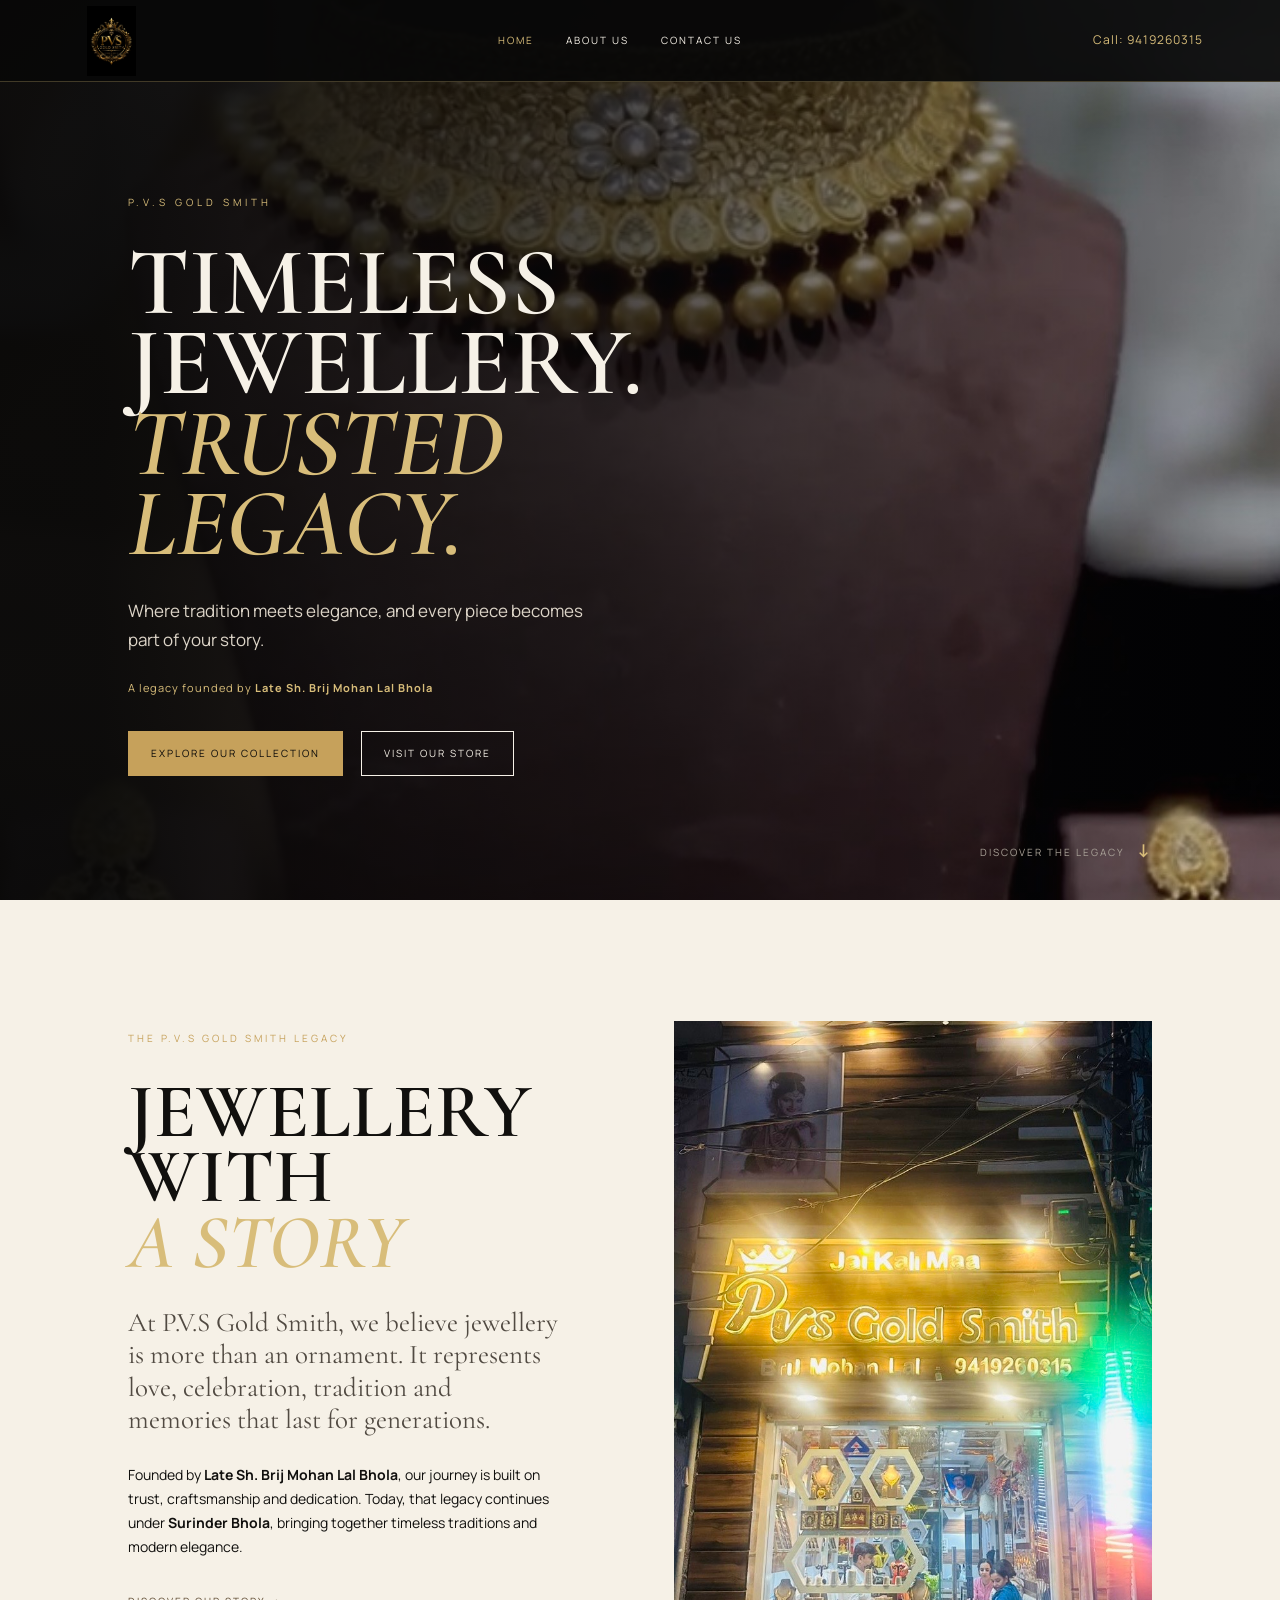
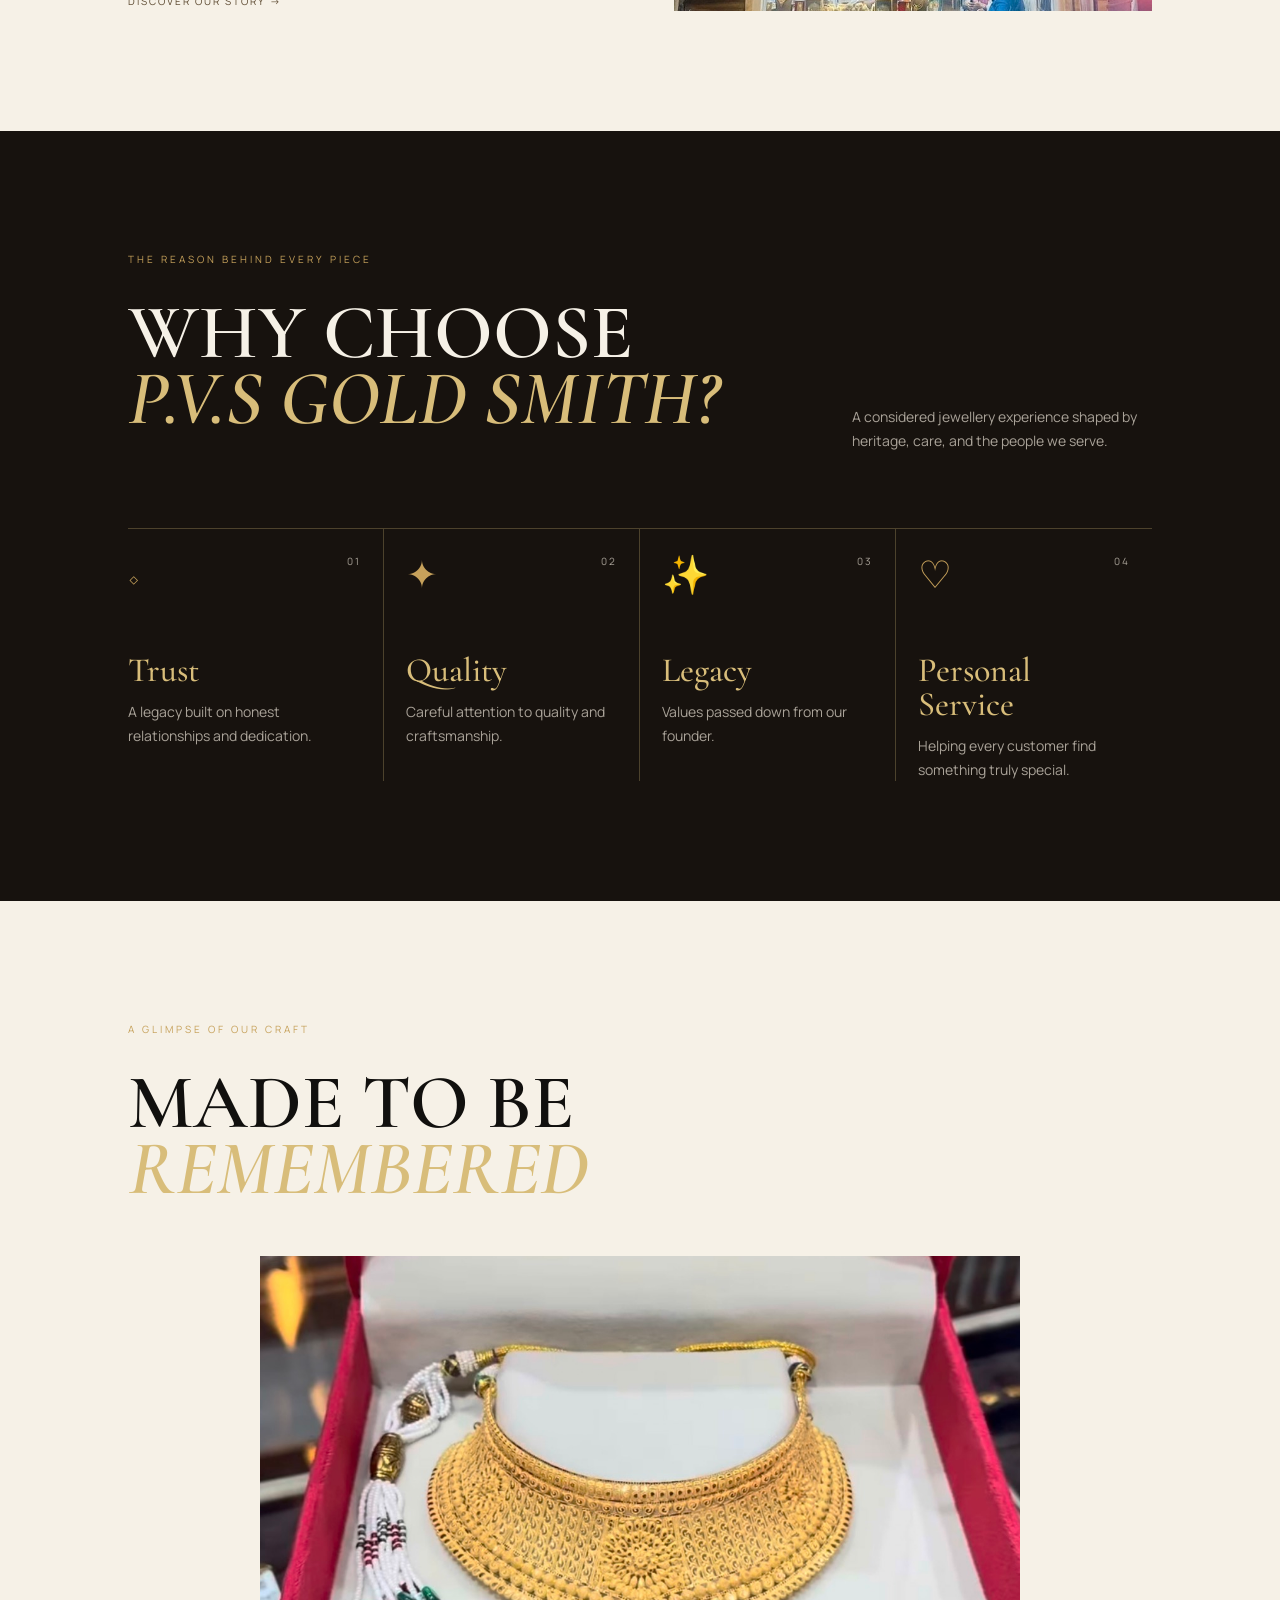
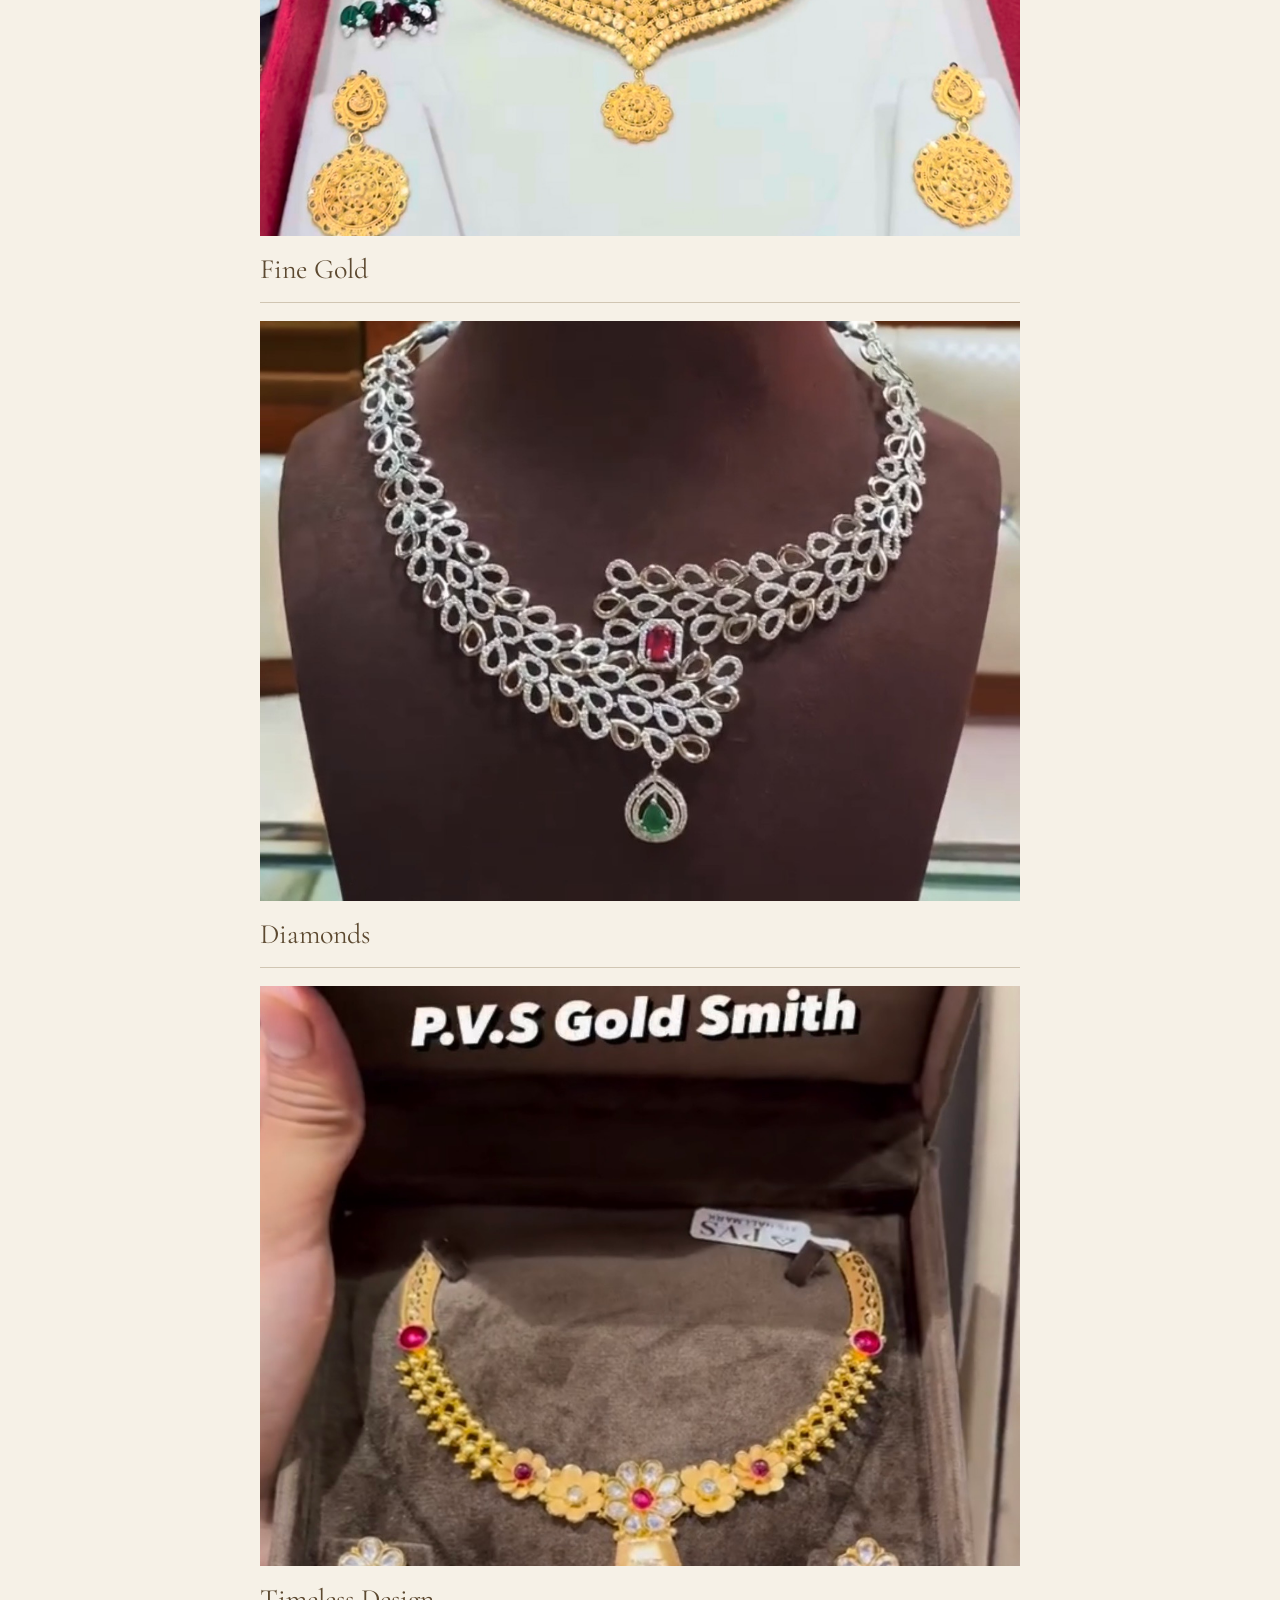
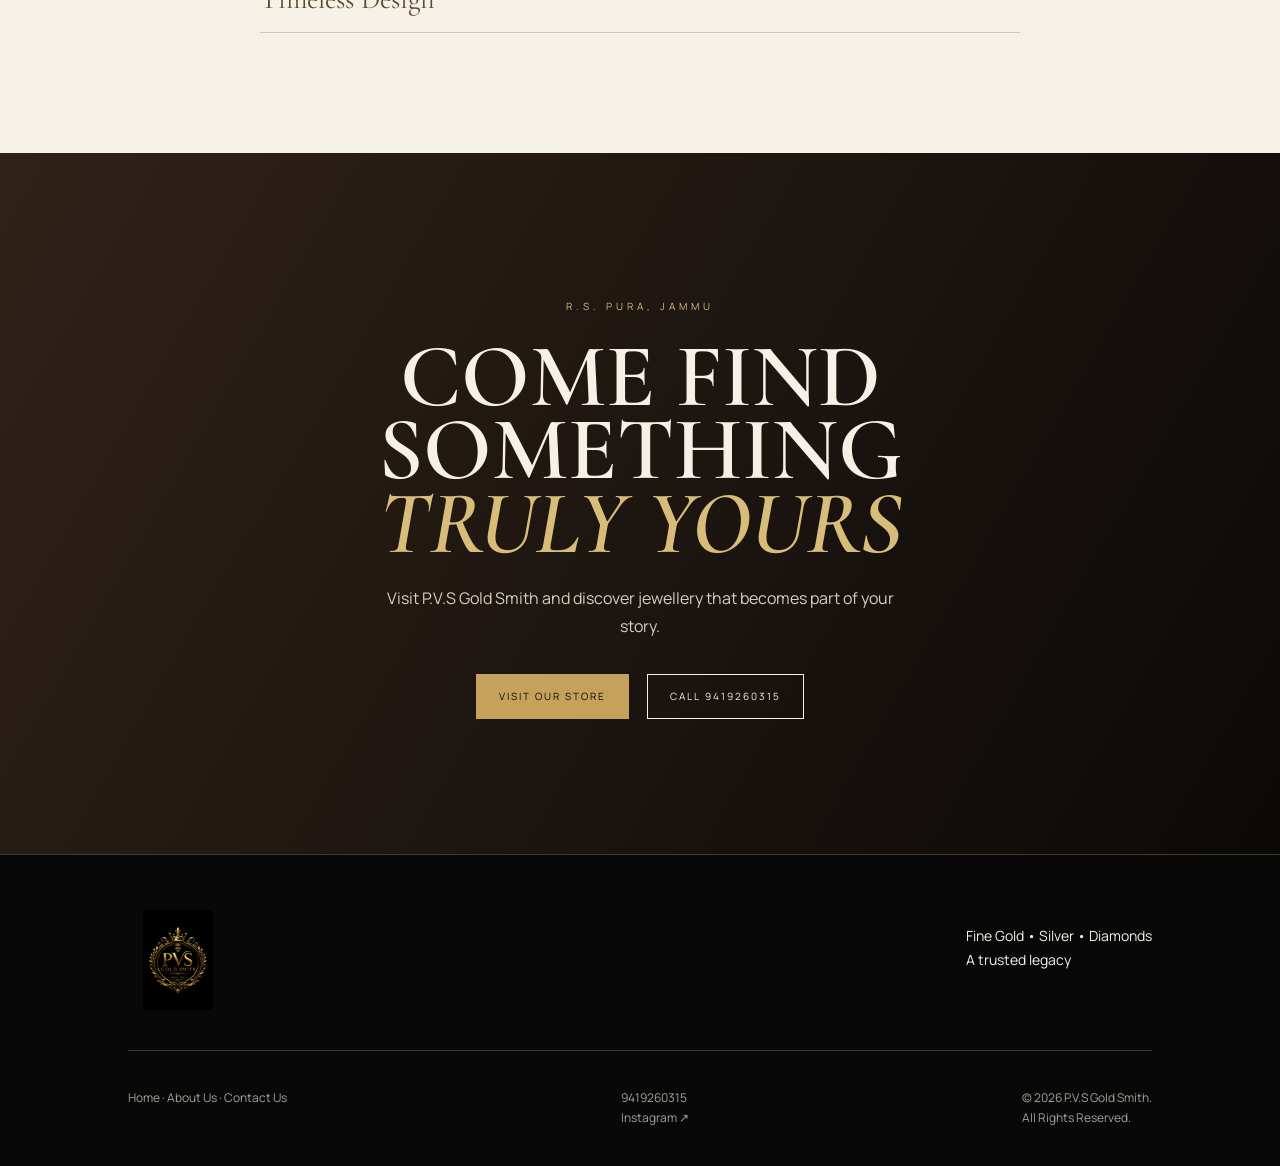
<file: index.html>
<!doctype html>
<html lang="en">
  <head>
    <meta charset="utf-8" />
    <meta name="viewport" content="width=device-width, initial-scale=1" />
    <title>P.V.S Gold Smith | Timeless Jewellery. Trusted Legacy.</title>
    <meta
      name="description"
      content="P.V.S Gold Smith brings together timeless jewellery, trusted craftsmanship, and a legacy founded by Late Sh. Brij Mohan Lal Bhola."
    />
    <link rel="preconnect" href="https://fonts.googleapis.com" />
    <link rel="preconnect" href="https://fonts.gstatic.com" crossorigin />
    <link
      href="https://fonts.googleapis.com/css2?family=Cormorant+Garamond:wght@500;600;700&family=Manrope:wght@400;500;600&display=swap"
      rel="stylesheet"
    />
    <link rel="stylesheet" href="css/style.css?v=23" />
    <link rel="stylesheet" href="css/responsive.css?v=23" />
  </head>
  <body class="home-page">
    <header class="header">
      <a href="index.html">
        <img class="logo" src="Logo.PNG" alt="P.V.S Gold Smith official logo" />
      </a>
     
      <nav class="nav" aria-label="Main navigation">
        <a class="active" href="index.html">Home</a>
        <a href="about.html">About Us</a>
        <a href="contact.html">Contact Us</a>
      </nav>
      <a class="phone" href="tel:9419260315">Call: <span>9419260315</span></a>
    </header>

    <main>
      <section class="home-hero">
        <div class="home-hero-image"></div>
        <div class="home-hero-content" data-reveal>
          <p class="eyebrow">P.V.S Gold Smith</p>
          <h1>Timeless Jewellery.<br /><i>Trusted Legacy.</i></h1>
          <p class="hero-subtitle">
            Where tradition meets elegance, and every piece becomes part of your
            story.
          </p>
          <p class="heritage-line">
            A legacy founded by<b> Late Sh. Brij Mohan Lal Bhola</b>
          </p>
          <div class="home-actions">
            <a class="button gold" href="#collection">Explore Our Collection</a>
            <a class="button button-light" href="contact.html"
              >Visit Our Store</a
            >
          </div>
        </div>
        <span class="hero-scroll">Discover the legacy <b>&darr;</b></span>
      </section>

      <section class="home-intro section ivory" data-reveal>
        <div class="home-intro-copy">
          <p class="about-section-label">The P.V.S Gold Smith legacy</p>
          <h2>Jewellery with<br /><i>a story</i></h2>
          <p class="lead">
            At P.V.S Gold Smith, we believe jewellery is more than an ornament.
            It represents love, celebration, tradition and memories that last
            for generations.
          </p>
          <p>
            Founded by <strong>Late Sh. Brij Mohan Lal Bhola</strong>, our
            journey is built on trust, craftsmanship and dedication. Today, that
            legacy continues under <strong>Surinder Bhola</strong>, bringing
            together timeless traditions and modern elegance.
          </p>
          <a class="text-link dark-link" href="about.html"
            >Discover Our Story &#8594;</a
          >
        </div>
        <div class="home-intro-image">
          <img
            src="shop1.jpeg"
            alt="Jewellery displayed in the P.V.S Gold Smith showroom"
          />
        </div>
      </section>

      <section class="why-home section" id="why-choose-us" data-reveal>
        <div class="about-section-label">The reason behind every piece</div>
        <div class="why-heading">
          <h2>Why choose<br /><i>P.V.S Gold Smith?</i></h2>
          <p>
            A considered jewellery experience shaped by heritage, care, and the
            people we serve.
          </p>
        </div>
        <div class="why-grid">
          <article>
            <span class="why-icon">&#9671;</span>
            <span class="why-number">01</span>
            <h3>Trust</h3>
            <p>A legacy built on honest relationships and dedication.</p>
          </article>
          <article>
            <span class="why-icon">&#10022;</span
            ><span class="why-number">02</span>
            <h3>Quality</h3>
            <p>Careful attention to quality and craftsmanship.</p>
          </article>
          <article>
            <span class="why-icon">&#10024;</span
            ><span class="why-number">03</span>
            <h3>Legacy</h3>
            <p>Values passed down from our founder.</p>
          </article>
          <article>
            <span class="why-icon">&#9825;</span
            ><span class="why-number">04</span>
            <h3>Personal Service</h3>
            <p>Helping every customer find something truly special.</p>
          </article>
        </div>
      </section>

      <section
        class="home-collection section ivory"
        id="collection"
        data-reveal
      >
        <div class="about-section-label">A glimpse of our craft</div>
        <div class="collection-heading">
          <h2>Made to be<br /><i>remembered</i></h2>

        </div>
        <div class="home-gallery">
          <figure>
            <img src="IMG_1945.PNG" alt="Fine gold necklace jewellery" />
            <figcaption>Fine Gold</figcaption>
          </figure>
          <figure>
            <img src="IMG_1939.jpg" alt="Diamond and gemstone earrings" />
            <figcaption>Diamonds</figcaption>
          </figure>
          <figure>
            <img src="IMG_1936.jpeg" alt="Necklace jewellery on display" />
            <figcaption>Timeless Design</figcaption>
          </figure>
        </div>
      </section>

      <section class="home-cta" data-reveal>
        <p class="eyebrow">R.S. Pura, Jammu</p>
        <h2>Come find something<br /><i>truly yours</i></h2>
        <p>
          Visit P.V.S Gold Smith and discover jewellery that becomes part of
          your story.
        </p>
        <div class="home-actions">
          <a class="button gold" href="contact.html">Visit Our Store</a
          ><a class="button button-light" href="tel:9419260315"
            >Call 9419260315</a
          >
        </div>
      </section>
    </main>

    <footer class="footer">
      <div class="footer-top">
        <img class="logo" src="Logo.PNG" alt="P.V.S Gold Smith logo" />
        <p>Fine Gold &bull; Silver &bull; Diamonds<br />A trusted legacy</p>
      </div>
      <div class="footer-bottom">
        <p>
          <a href="index.html">Home</a> &middot;
          <a href="about.html">About Us</a> &middot;
          <a href="contact.html">Contact Us</a>
        </p>
        <p>
          <a href="tel:9419260315">9419260315</a><br /><a
            href="https://www.instagram.com/p.v.s_gold_smith_/"
            target="_blank"
            rel="noreferrer"
            >Instagram &#8599;</a
          >
        </p>
        <p>&copy; 2026 P.V.S Gold Smith.<br />All Rights Reserved.</p>
      </div>
    </footer>
    <script src="js/home.js"></script>
  </body>
</html>
</file>
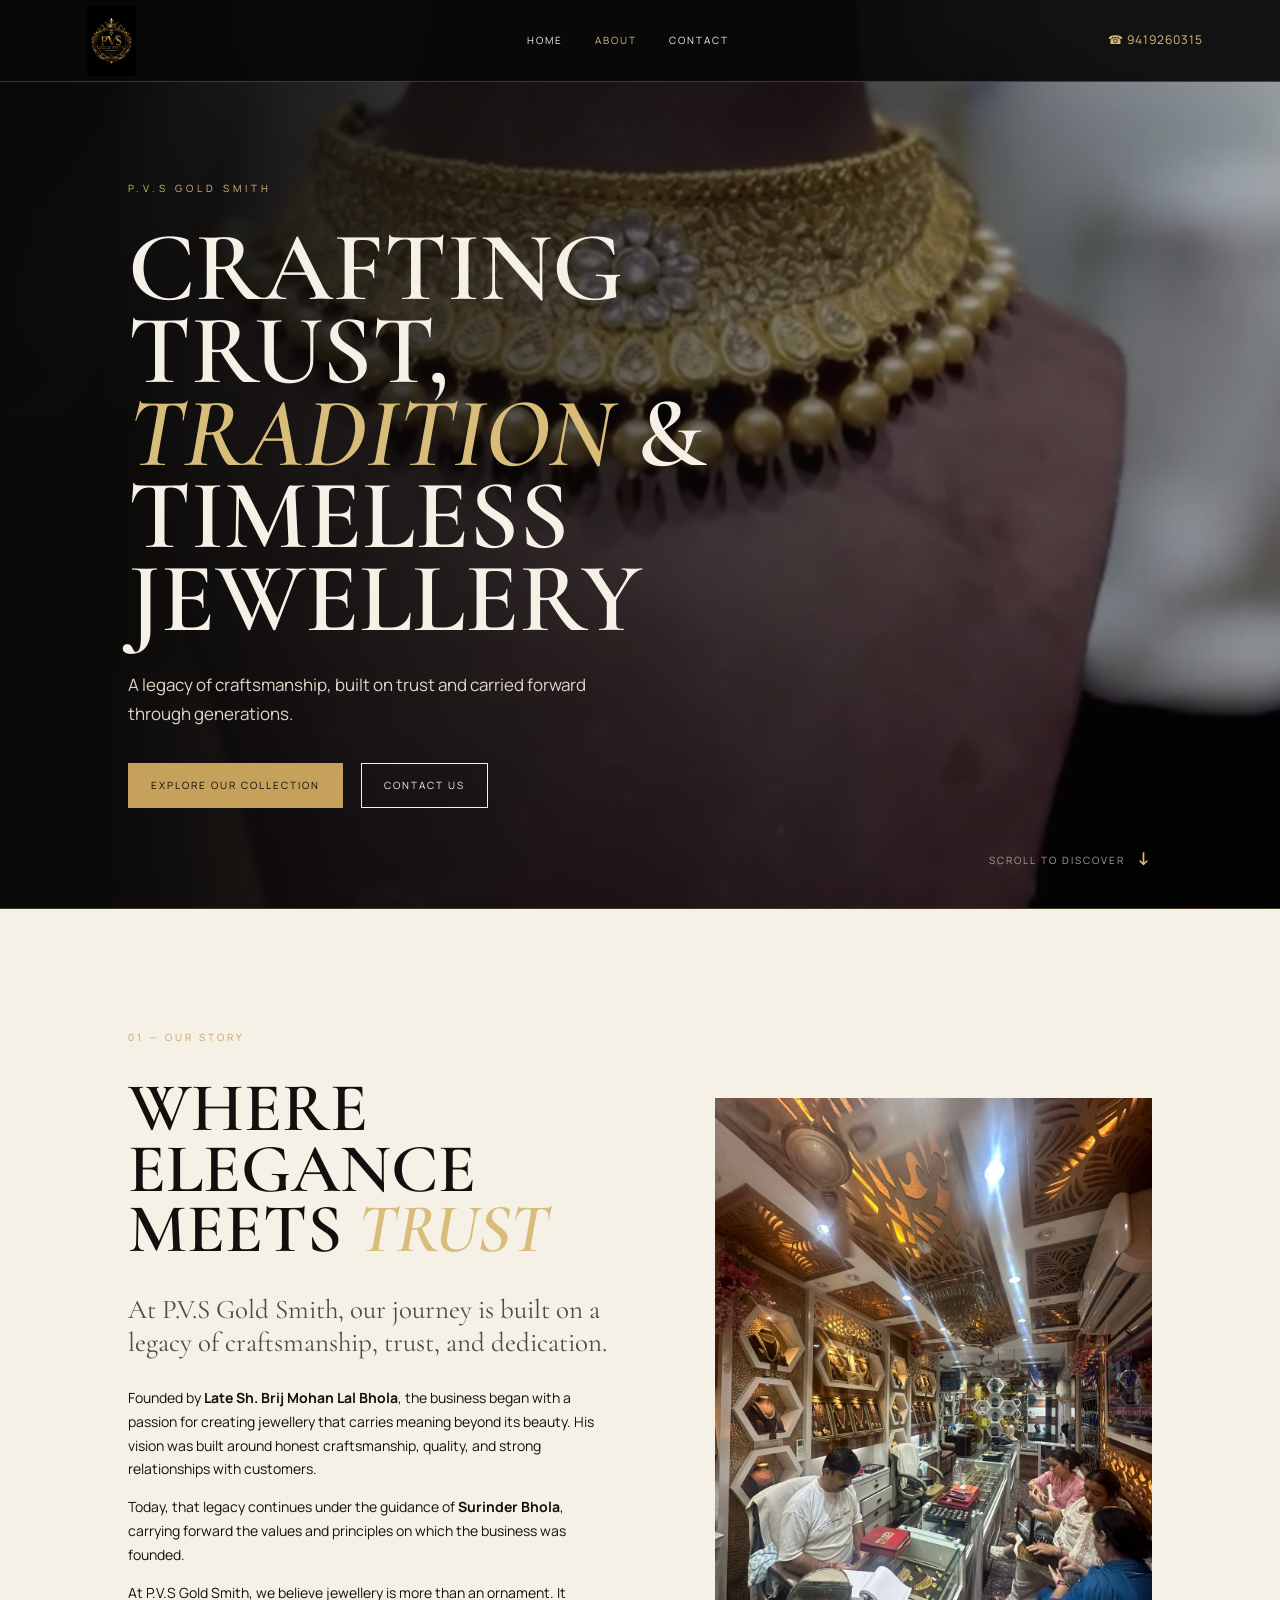
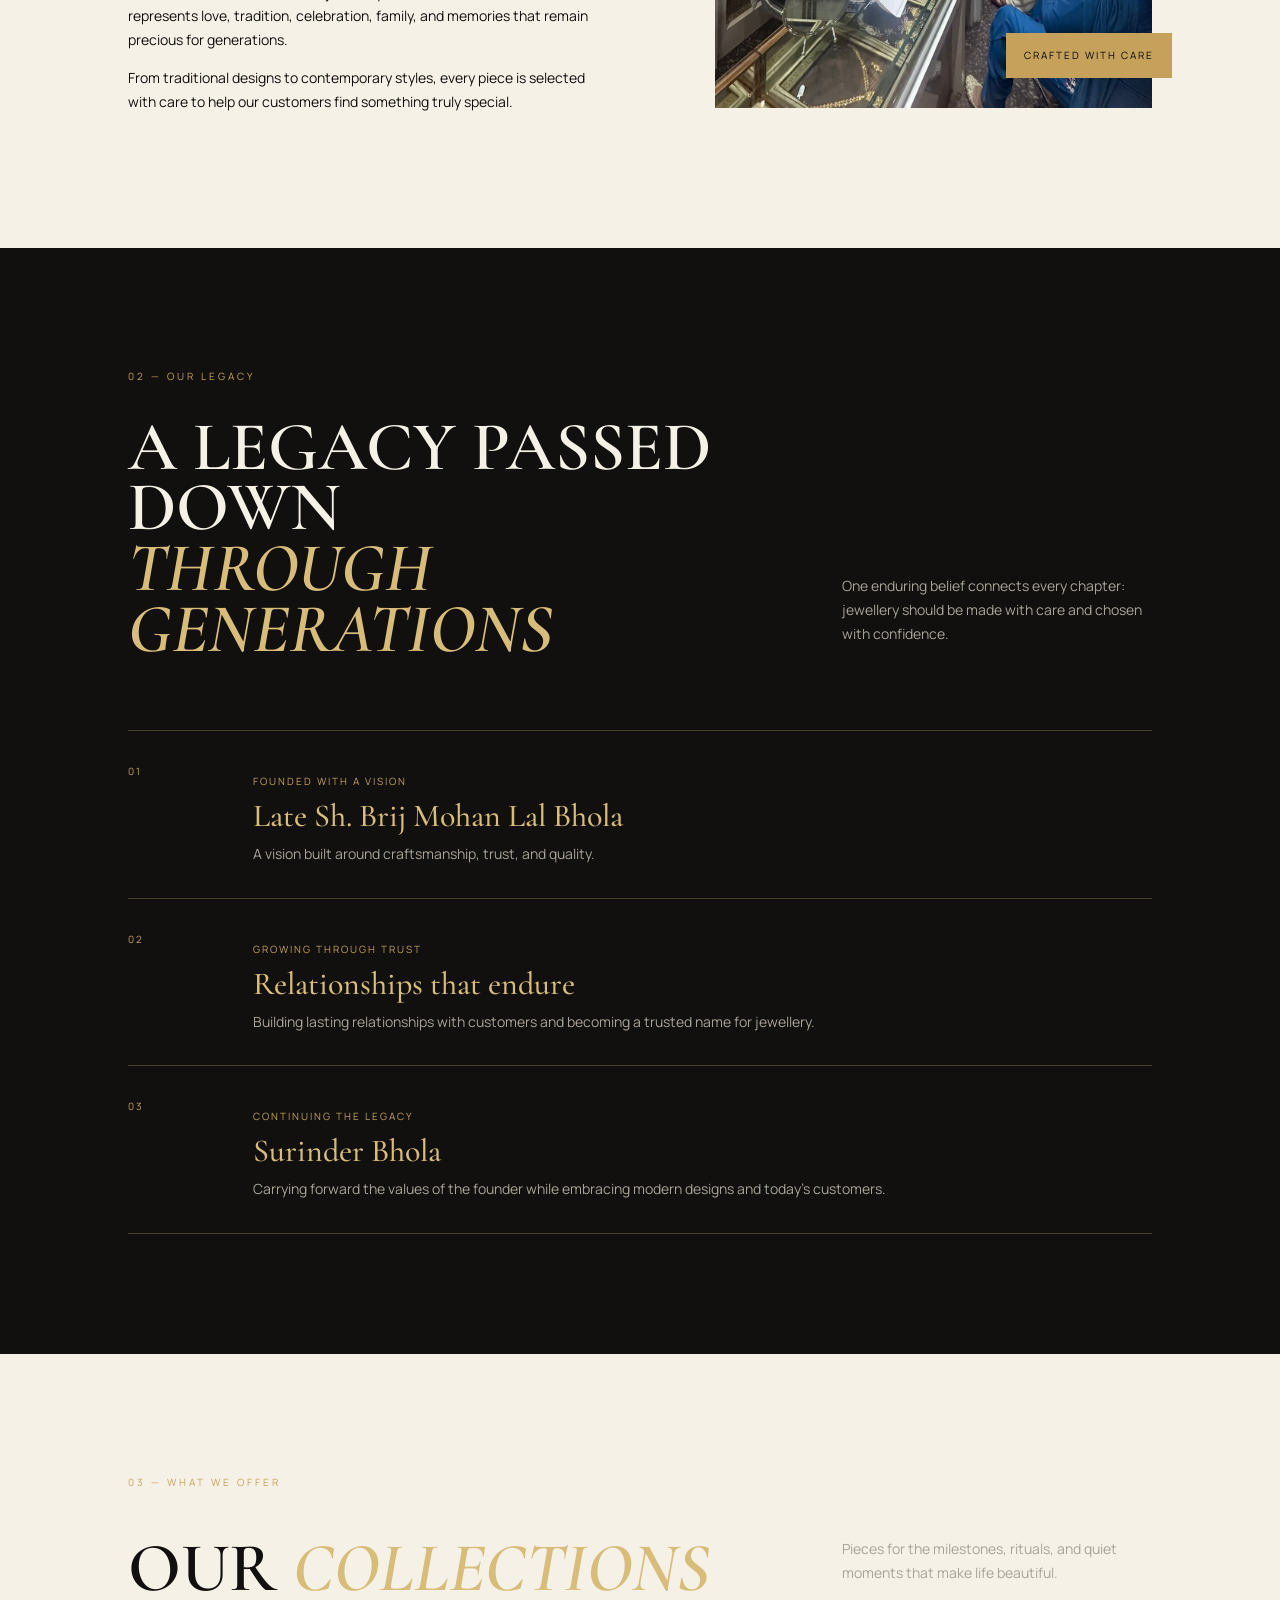
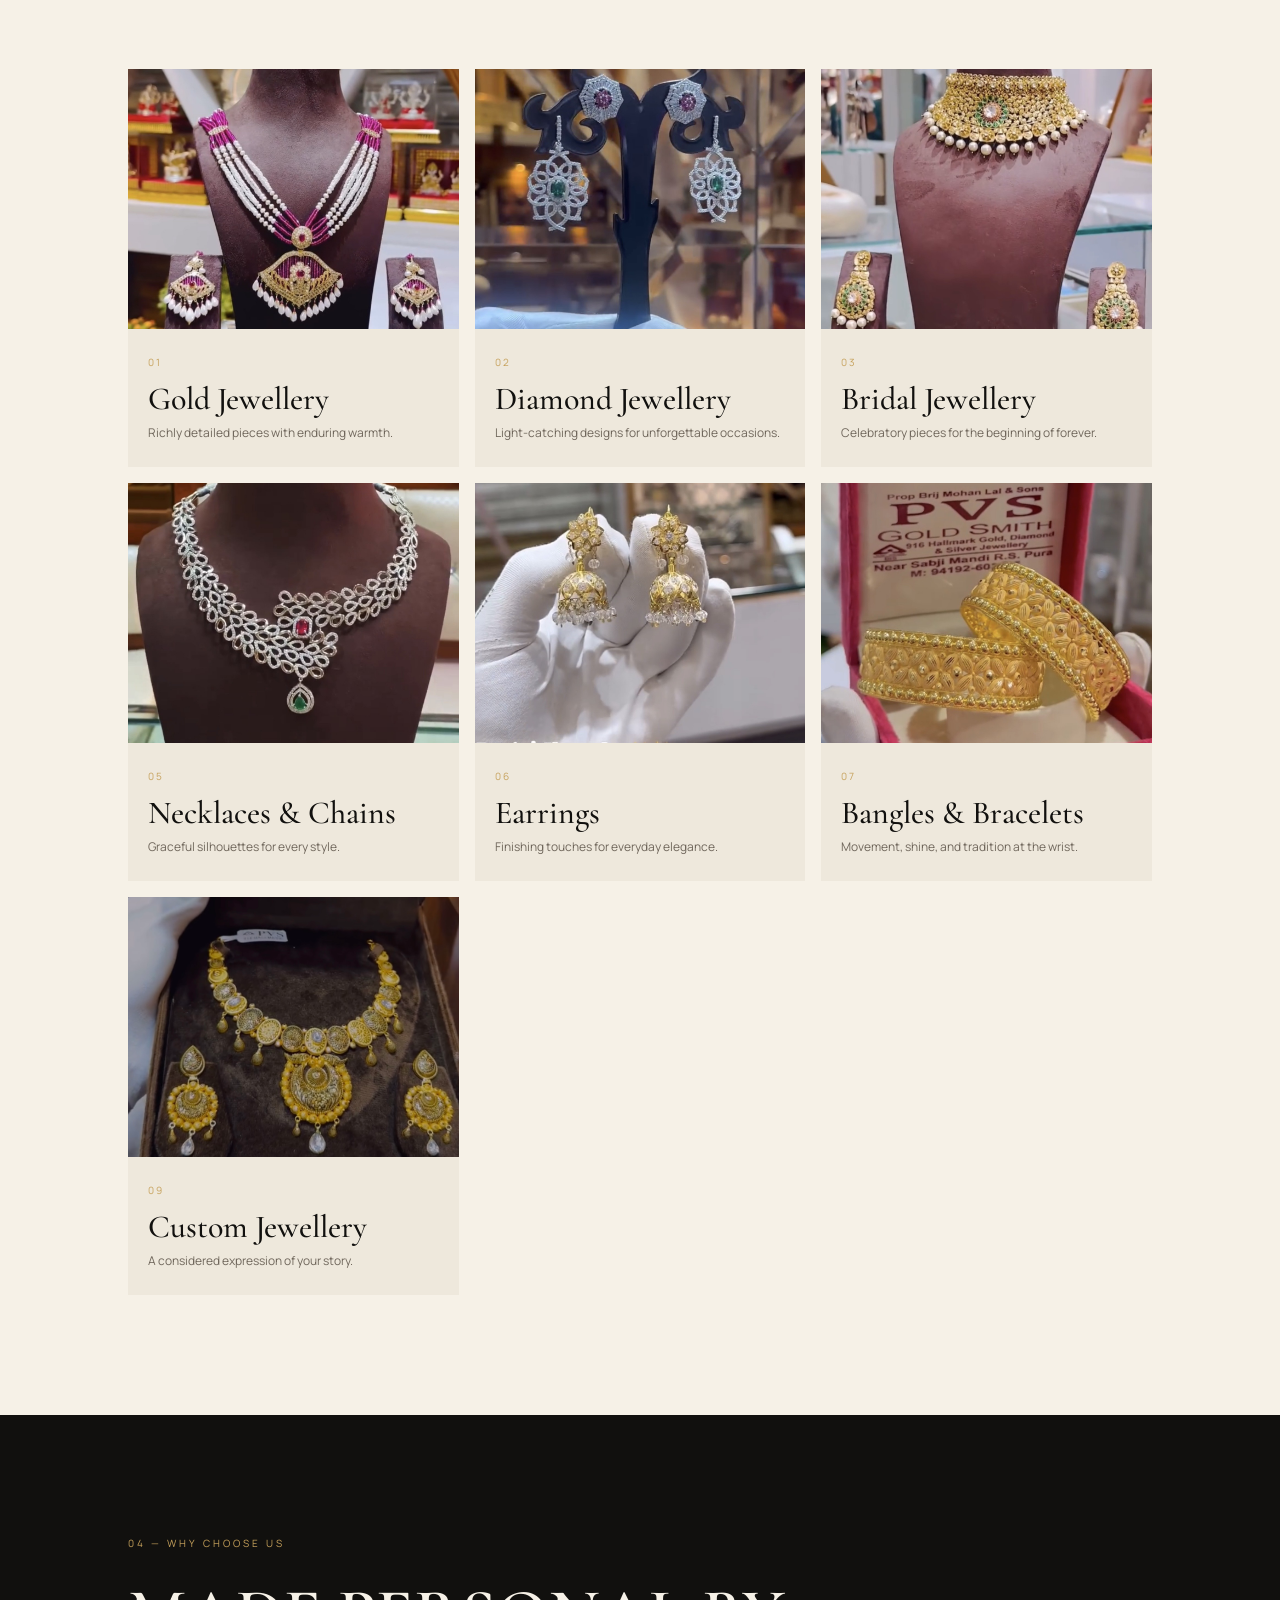
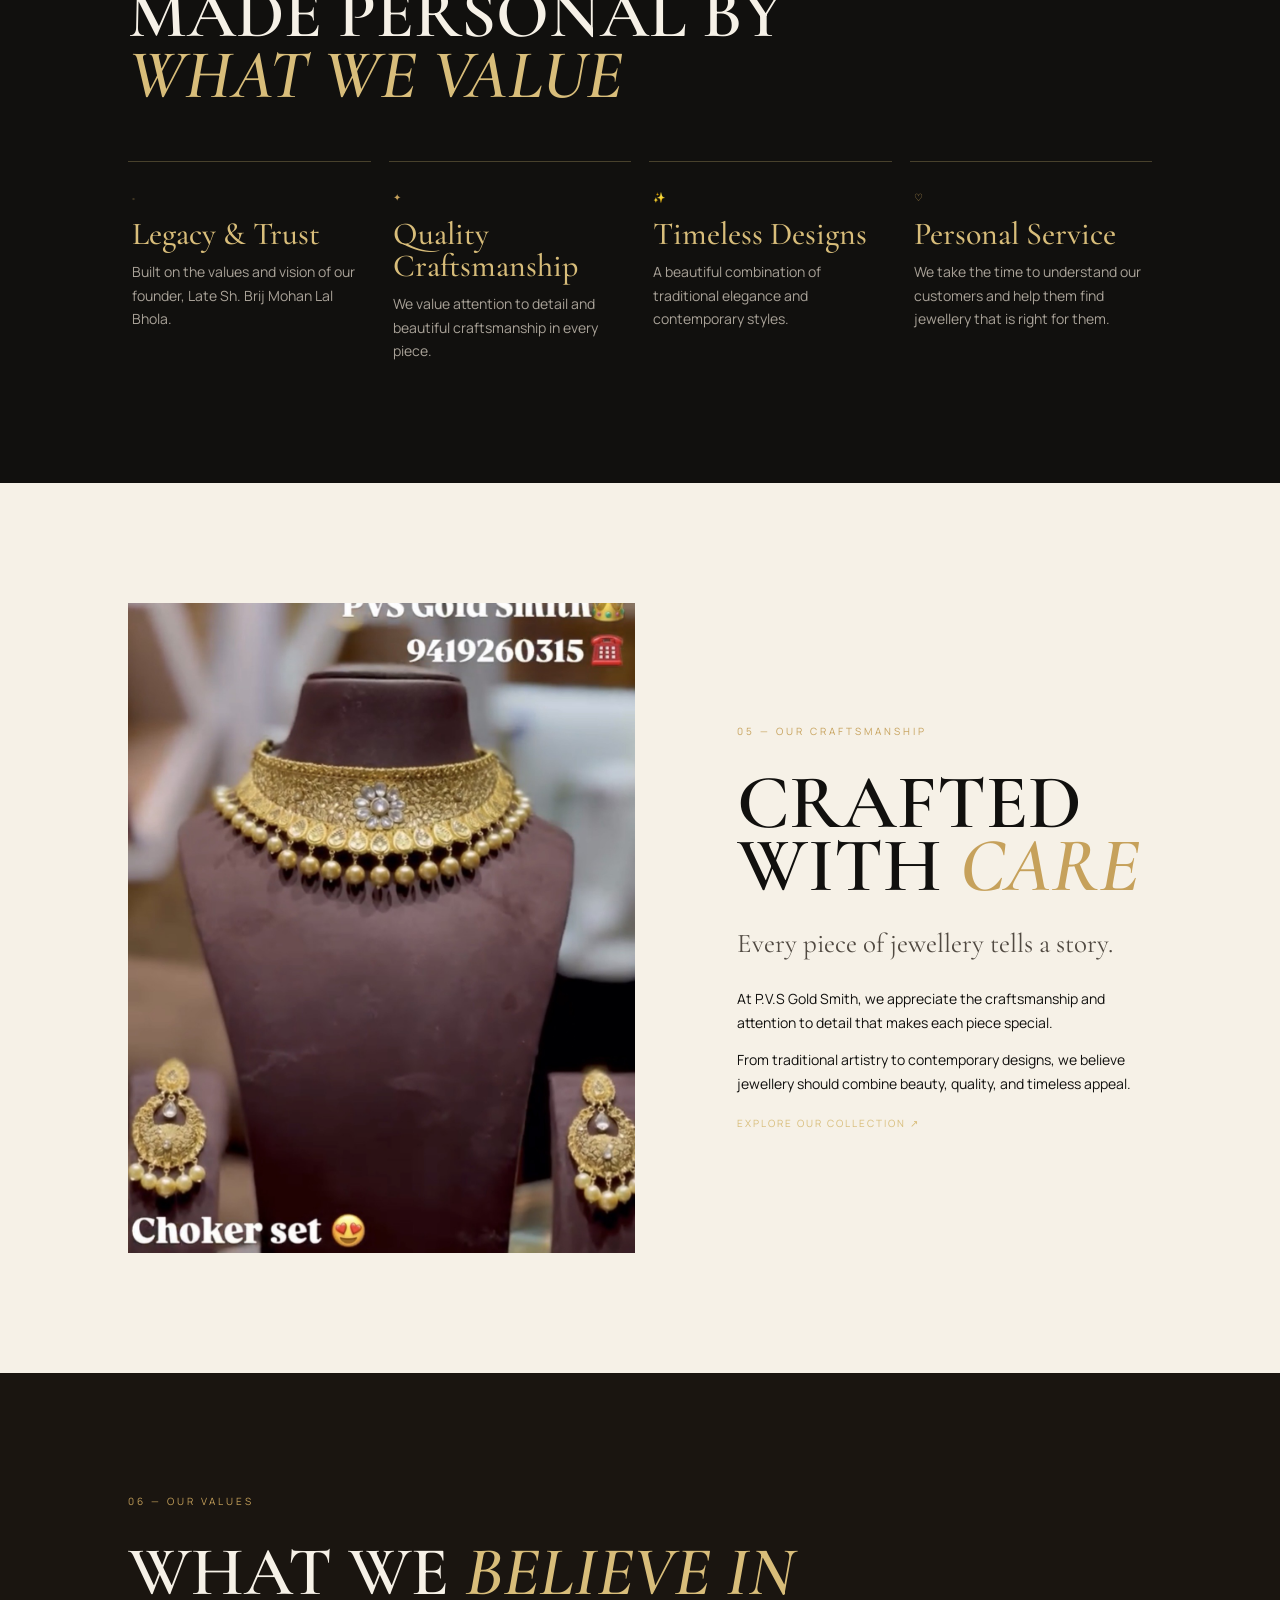
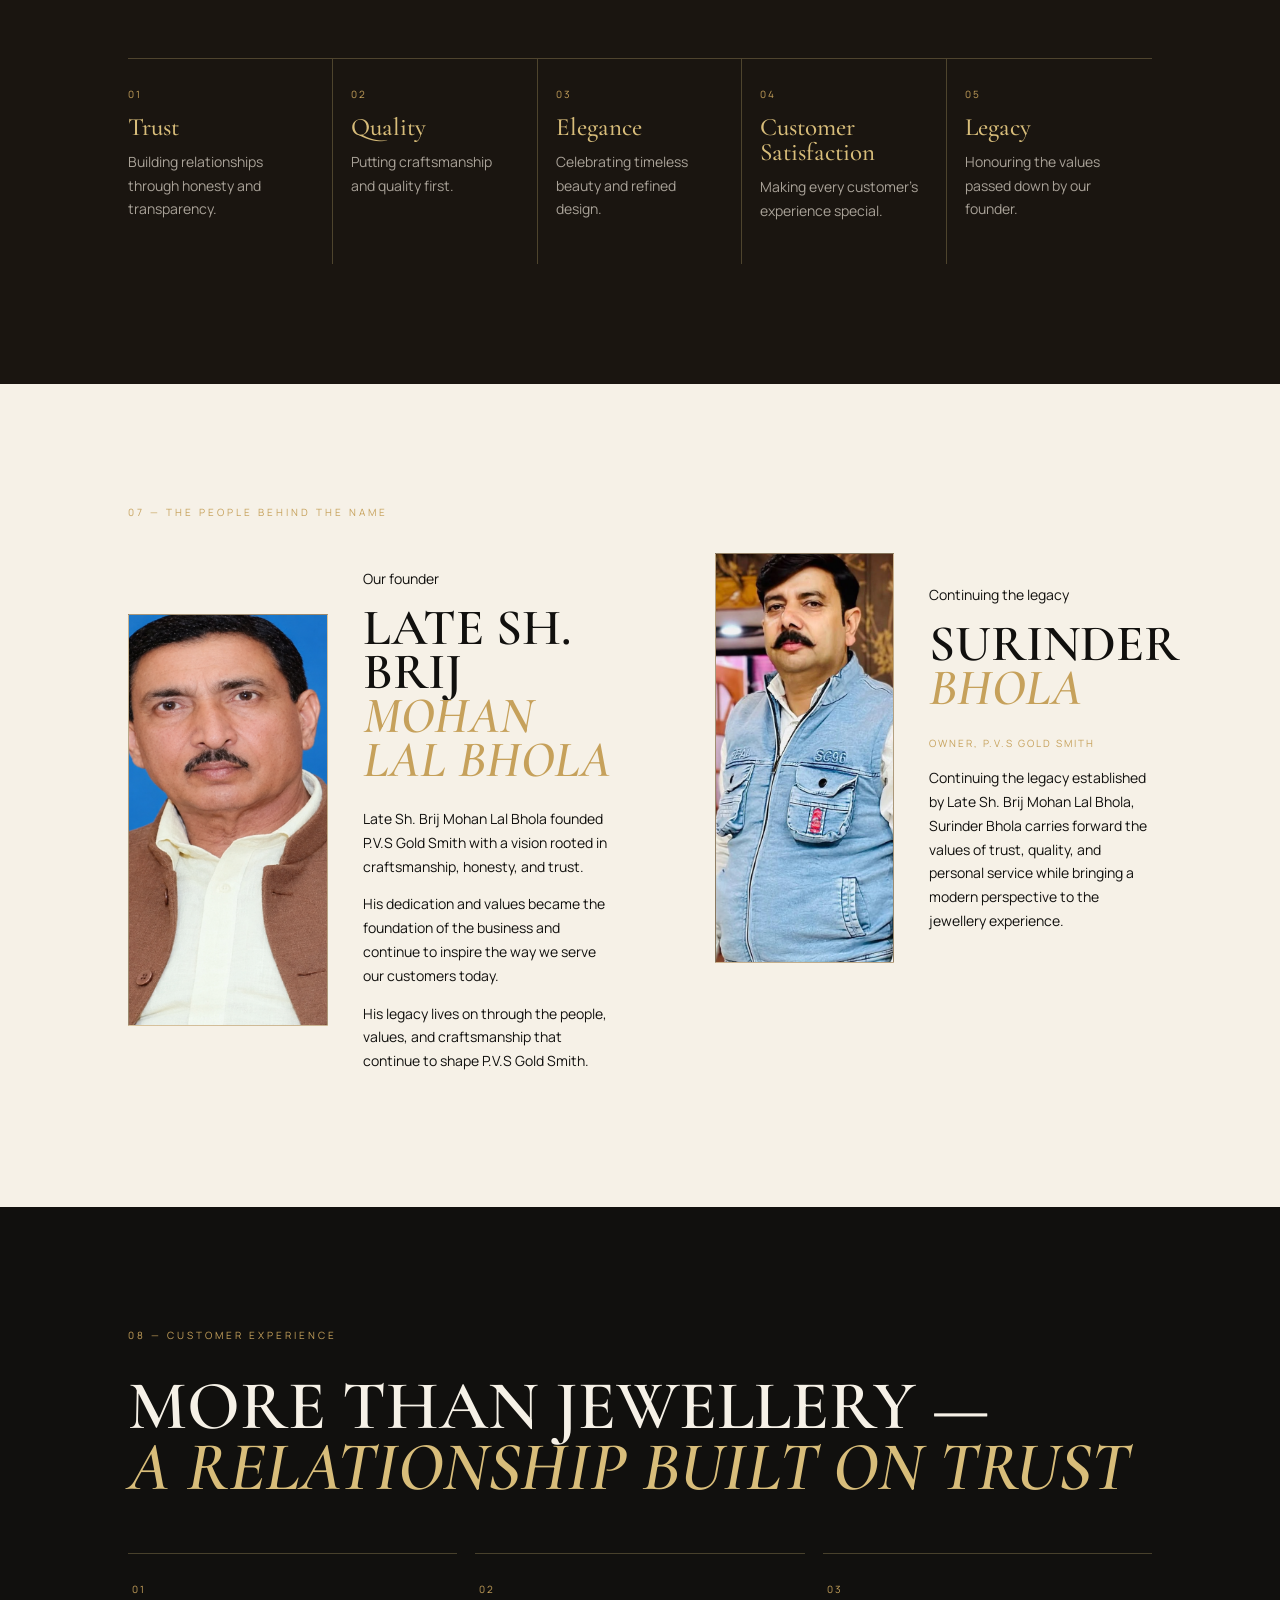
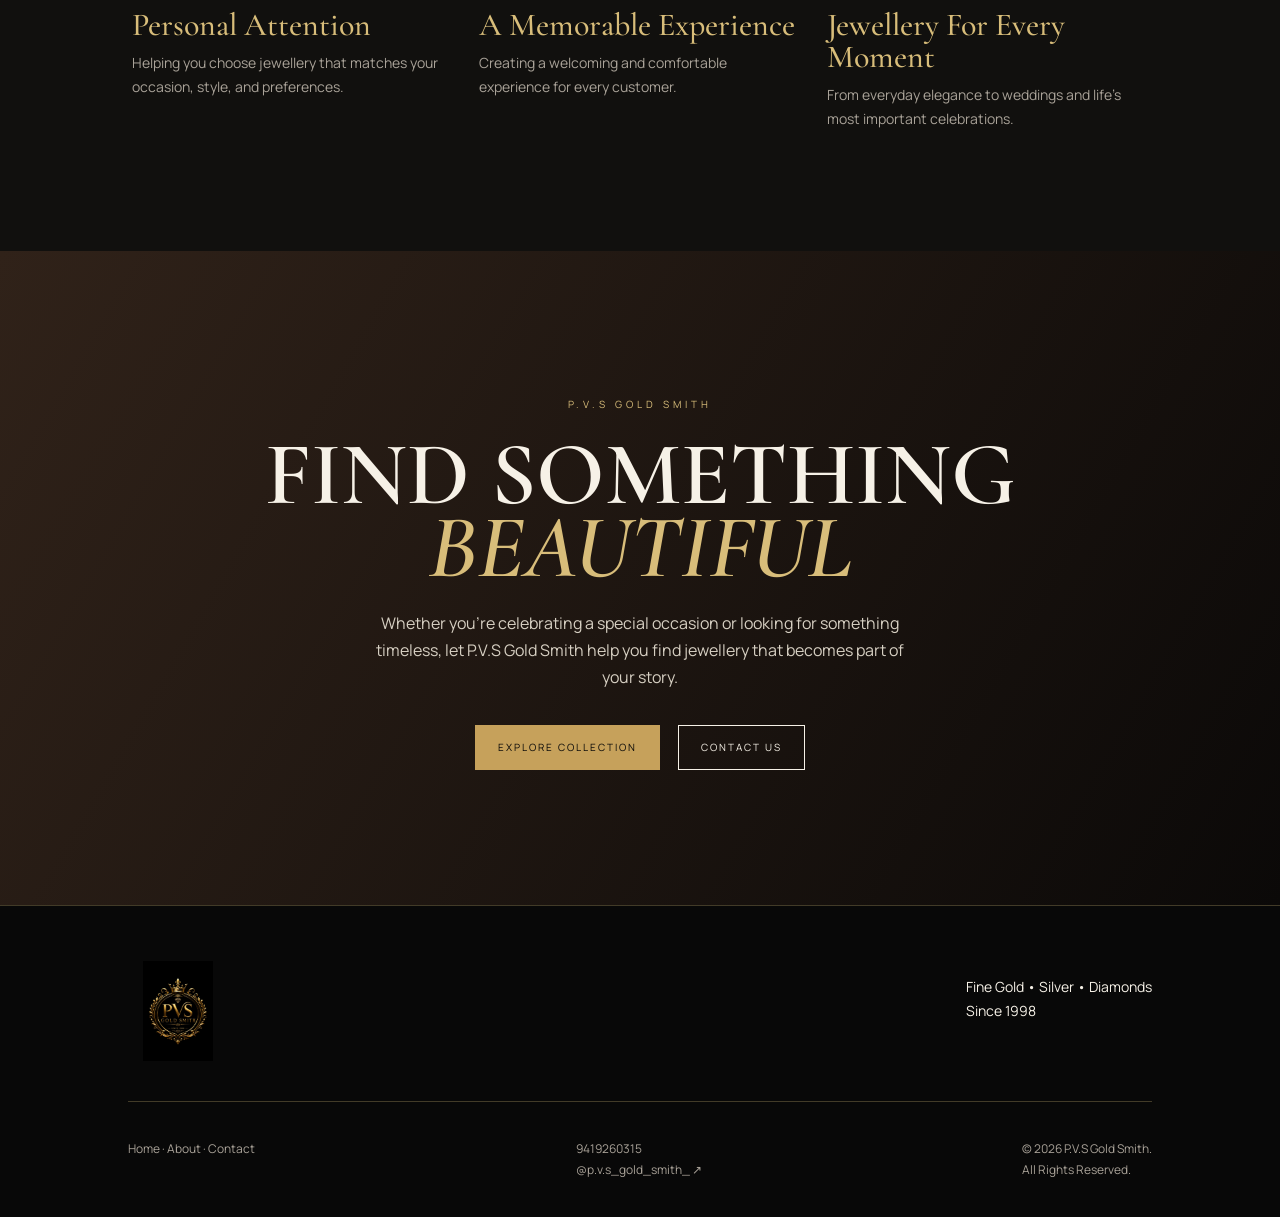
<file: about.html>
<!doctype html>
<html lang="en">
  <head>
    <meta charset="utf-8" />
    <meta name="viewport" content="width=device-width, initial-scale=1" />
    <title>About P.V.S Gold Smith | A Legacy of Trust</title>
    <meta
      name="description"
      content="Discover the story, values, and legacy of P.V.S Gold Smith in R.S. Pura, Jammu."
    />
    <link rel="preconnect" href="https://fonts.googleapis.com" />
    <link rel="preconnect" href="https://fonts.gstatic.com" crossorigin />
    <link
      href="https://fonts.googleapis.com/css2?family=Cormorant+Garamond:wght@500;600;700&family=Manrope:wght@400;500;600&display=swap"
      rel="stylesheet"
    />
    <link rel="stylesheet" href="css/style.css" />
    <link rel="stylesheet" href="css/responsive.css" />
  </head>
  <body class="about-page">
    <header class="header">
      <a href="index.html">
        <img class="logo" src="Logo.PNG" alt="P.V.S Gold Smith official logo" />
      </a>
      <button class="menu" aria-label="Open menu" aria-expanded="false">
        &#9776;
      </button>
      <nav class="nav">
        <a href="index.html">Home</a>
        <a class="active" href="about.html">About</a>
        <a href="contact.html">Contact</a>
      </nav>
      <a class="phone" href="tel:9419260315">&#9742; <span>9419260315</span></a>
    </header>

    <main>
      <section class="about-hero">
        <div class="about-hero-image"></div>
        <div class="about-hero-content" data-reveal>
          <p class="eyebrow">P.V.S Gold Smith</p>
          <h1>
            Crafting Trust,<br /><i>Tradition</i> &amp; Timeless Jewellery
          </h1>
          <p>
            A legacy of craftsmanship, built on trust and carried forward
            through generations.
          </p>
          <div class="about-actions">
            <a class="button gold" href="index.html#craft"
              >Explore Our Collection</a
            >
            <a class="button button-light" href="contact.html">Contact Us</a>
          </div>
        </div>
        <span class="hero-scroll">Scroll to discover <b>&darr;</b></span>
      </section>

      <section class="about-story section ivory" data-reveal>
        <div class="about-section-label">01 &mdash; Our story</div>
        <div class="about-story-grid">
          <div class="about-copy">
            <h2>Where elegance<br />meets <i>trust</i></h2>
            <p class="lead">
              At P.V.S Gold Smith, our journey is built on a legacy of
              craftsmanship, trust, and dedication.
            </p>
            <p>
              Founded by <strong>Late Sh. Brij Mohan Lal Bhola</strong>, the
              business began with a passion for creating jewellery that carries
              meaning beyond its beauty. His vision was built around honest
              craftsmanship, quality, and strong relationships with customers.
            </p>
            <p>
              Today, that legacy continues under the guidance of
              <strong>Surinder Bhola</strong>, carrying forward the values and
              principles on which the business was founded.
            </p>
            <p>
              At P.V.S Gold Smith, we believe jewellery is more than an
              ornament. It represents love, tradition, celebration, family, and
              memories that remain precious for generations.
            </p>
            <p>
              From traditional designs to contemporary styles, every piece is
              selected with care to help our customers find something truly
              special.
            </p>
          </div>
          <div class="about-image-frame">
            <img
              src="shop3.jpeg"
              alt="Jewellery necklace displayed in the showroom"
            />
            <span class="image-caption">Crafted with care</span>
          </div>
        </div>
      </section>

      <section class="legacy-section section" data-reveal>
        <div class="about-section-label">02 &mdash; Our legacy</div>
        <div class="section-heading-row">
          <h2>A legacy passed down<br /><i>through generations</i></h2>
          <p>
            One enduring belief connects every chapter: jewellery should be made
            with care and chosen with confidence.
          </p>
        </div>
        <div class="legacy-timeline">
          <article class="legacy-step">
            <span class="step-number">01</span>
            <div>
              <p class="step-kicker">Founded with a vision</p>
              <h3>Late Sh. Brij Mohan Lal Bhola</h3>
              <p>A vision built around craftsmanship, trust, and quality.</p>
            </div>
          </article>
          <article class="legacy-step">
            <span class="step-number">02</span>
            <div>
              <p class="step-kicker">Growing through trust</p>
              <h3>Relationships that endure</h3>
              <p>
                Building lasting relationships with customers and becoming a
                trusted name for jewellery.
              </p>
            </div>
          </article>
          <article class="legacy-step">
            <span class="step-number">03</span>
            <div>
              <p class="step-kicker">Continuing the legacy</p>
              <h3>Surinder Bhola</h3>
              <p>
                Carrying forward the values of the founder while embracing
                modern designs and today's customers.
              </p>
            </div>
          </article>
        </div>
      </section>

      <section class="collections-section section ivory" data-reveal>
        <div class="about-section-label">03 &mdash; What we offer</div>
        <div class="section-heading-row">
          <h2>Our <i>collections</i></h2>
          <p>
            Pieces for the milestones, rituals, and quiet moments that make life
            beautiful.
          </p>
        </div>
        <div class="collection-grid">
          <article class="collection-card">
            <img src="IMG_1930.jpg" alt="Gold jewellery necklace set" />
            <div>
              <span>01</span>
              <h3>Gold Jewellery</h3>
              <p>Richly detailed pieces with enduring warmth.</p>
            </div>
          </article>
          <article class="collection-card">
            <img src="IMG_1940.jpg" alt="Diamond and gemstone earrings" />
            <div>
              <span>02</span>
              <h3>Diamond Jewellery</h3>
              <p>Light-catching designs for unforgettable occasions.</p>
            </div>
          </article>
          <article class="collection-card">
            <img src="IMG_1932.jpg" alt="Bridal gold jewellery" />
            <div>
              <span>03</span>
              <h3>Bridal Jewellery</h3>
              <p>Celebratory pieces for the beginning of forever.</p>
            </div>
          </article>
          <article class="collection-card">
            <img src="IMG_1939.jpg" alt="Necklace and chain jewellery" />
            <div>
              <span>05</span>
              <h3>Necklaces &amp; Chains</h3>
              <p>Graceful silhouettes for every style.</p>
            </div>
          </article>
          <article class="collection-card">
            <img src="IMG_1926.jpg" alt="Silver earrings" />
            <div>
              <span>06</span>
              <h3>Earrings</h3>
              <p>Finishing touches for everyday elegance.</p>
            </div>
          </article>
          <article class="collection-card">
            <img src="IMG_1934.jpg" alt="Gold bangles and bracelets" />
            <div>
              <span>07</span>
              <h3>Bangles &amp; Bracelets</h3>
              <p>Movement, shine, and tradition at the wrist.</p>
            </div>
          </article>
          <article class="collection-card">
            <img src="IMG_1935.PNG" alt="Custom jewellery design" />
            <div>
              <span>09</span>
              <h3>Custom Jewellery</h3>
              <p>A considered expression of your story.</p>
            </div>
          </article>
        </div>
      </section>

      <section class="why-section section" data-reveal>
        <div class="about-section-label">04 &mdash; Why choose us</div>
        <h2>Made personal by<br /><i>what we value</i></h2>
        <div class="feature-grid">
          <article>
            <span class="feature-icon">&#9671;</span>
            <h3>Legacy &amp; Trust</h3>
            <p>
              Built on the values and vision of our founder, Late Sh. Brij Mohan
              Lal Bhola.
            </p>
          </article>
          <article>
            <span class="feature-icon">&#10022;</span>
            <h3>Quality Craftsmanship</h3>
            <p>
              We value attention to detail and beautiful craftsmanship in every
              piece.
            </p>
          </article>
          <article>
            <span class="feature-icon">&#10024;</span>
            <h3>Timeless Designs</h3>
            <p>
              A beautiful combination of traditional elegance and contemporary
              styles.
            </p>
          </article>
          <article>
            <span class="feature-icon">&#9825;</span>
            <h3>Personal Service</h3>
            <p>
              We take the time to understand our customers and help them find
              jewellery that is right for them.
            </p>
          </article>
        </div>
      </section>

      <section class="craftsmanship-section section ivory" data-reveal>
        <div class="craftsmanship-image">
          <img
            src="IMG_1925.jpg"
            alt="Close-up of jewellery in the P.V.S Gold Smith showroom"
          />
        </div>
        <div class="craftsmanship-copy">
          <div class="about-section-label">05 &mdash; Our craftsmanship</div>
          <h2>Crafted<br />with <i>care</i></h2>
          <p class="lead">Every piece of jewellery tells a story.</p>
          <p>
            At P.V.S Gold Smith, we appreciate the craftsmanship and attention
            to detail that makes each piece special.
          </p>
          <p>
            From traditional artistry to contemporary designs, we believe
            jewellery should combine beauty, quality, and timeless appeal.
          </p>
          <a class="text-link" href="index.html#craft"
            >Explore Our Collection &#8599;</a
          >
        </div>
      </section>

      <section class="values-section section" data-reveal>
        <div class="about-section-label">06 &mdash; Our values</div>
        <h2>What we <i>believe in</i></h2>
        <div class="values-list">
          <article>
            <span>01</span>
            <h3>Trust</h3>
            <p>Building relationships through honesty and transparency.</p>
          </article>
          <article>
            <span>02</span>
            <h3>Quality</h3>
            <p>Putting craftsmanship and quality first.</p>
          </article>
          <article>
            <span>03</span>
            <h3>Elegance</h3>
            <p>Celebrating timeless beauty and refined design.</p>
          </article>
          <article>
            <span>04</span>
            <h3>Customer Satisfaction</h3>
            <p>Making every customer's experience special.</p>
          </article>
          <article>
            <span>05</span>
            <h3>Legacy</h3>
            <p>Honouring the values passed down by our founder.</p>
          </article>
        </div>
      </section>

      <section class="people-section section ivory" data-reveal>
        <div class="about-section-label">
          07 &mdash; The people behind the name
        </div>
        <div class="people-grid">
          <article class="person-card">
            <div class="portrait-placeholder">
              <img src="Founder.png" alt="Late Sh. Brij Mohan Lal Bhola, founder" />
            </div>
            <div class="person-copy">
              <p class="step-kicker">Our founder</p>
              <h2>Late Sh. Brij<br /><i>Mohan Lal Bhola</i></h2>
              <p>
                Late Sh. Brij Mohan Lal Bhola founded P.V.S Gold Smith with a
                vision rooted in craftsmanship, honesty, and trust.
              </p>
              <p>
                His dedication and values became the foundation of the business
                and continue to inspire the way we serve our customers today.
              </p>
              <p>
                His legacy lives on through the people, values, and
                craftsmanship that continue to shape P.V.S Gold Smith.
              </p>
            </div>
          </article>
          <article class="person-card">
            <div class="portrait-placeholder owner-placeholder">
              <img src="Owner.jpeg" alt="Surinder Bhola, owner" />
            </div>
            <div class="person-copy">
              <p class="step-kicker">Continuing the legacy</p>
              <h2>Surinder <i>Bhola</i></h2>
              <p class="owner-role">Owner, P.V.S Gold Smith</p>
              <p>
                Continuing the legacy established by Late Sh. Brij Mohan Lal
                Bhola, Surinder Bhola carries forward the values of trust,
                quality, and personal service while bringing a modern
                perspective to the jewellery experience.
              </p>
            </div>
          </article>
        </div>
      </section>

      <section class="experience-section section" data-reveal>
        <div class="about-section-label">08 &mdash; Customer experience</div>
        <h2>
          More than jewellery &mdash;<br /><i>a relationship built on trust</i>
        </h2>
        <div class="experience-grid">
          <article>
            <span>01</span>
            <h3>Personal Attention</h3>
            <p>
              Helping you choose jewellery that matches your occasion, style,
              and preferences.
            </p>
          </article>
          <article>
            <span>02</span>
            <h3>A Memorable Experience</h3>
            <p>
              Creating a welcoming and comfortable experience for every
              customer.
            </p>
          </article>
          <article>
            <span>03</span>
            <h3>Jewellery For Every Moment</h3>
            <p>
              From everyday elegance to weddings and life's most important
              celebrations.
            </p>
          </article>
        </div>
      </section>

      <section class="about-cta" data-reveal>
        <p class="eyebrow">P.V.S Gold Smith</p>
        <h2>Find something <i>beautiful</i></h2>
        <p>
          Whether you're celebrating a special occasion or looking for something
          timeless, let P.V.S Gold Smith help you find jewellery that becomes
          part of your story.
        </p>
        <div class="about-actions">
          <a class="button gold" href="index.html#craft">Explore Collection</a
          ><a class="button button-light" href="contact.html">Contact Us</a>
        </div>
      </section>
    </main>

    <footer class="footer">
      <div class="footer-top">
        <img class="logo" src="Logo.PNG" alt="P.V.S Gold Smith logo" />
        <p>Fine Gold &bull; Silver &bull; Diamonds<br />Since 1998</p>
      </div>
      <div class="footer-bottom">
        <p>
          <a href="index.html">Home</a> &middot;
          <a href="about.html">About</a> &middot;
          <a href="contact.html">Contact</a>
        </p>
        <p>
          9419260315<br /><a
            href="https://www.instagram.com/p.v.s_gold_smith_/"
            target="_blank"
            rel="noreferrer"
            >@p.v.s_gold_smith_ &#8599;</a
          >
        </p>
        <p>&copy; 2026 P.V.S Gold Smith.<br />All Rights Reserved.</p>
      </div>
    </footer>
    <script src="js/home.js"></script>
  </body>
</html>
</file>
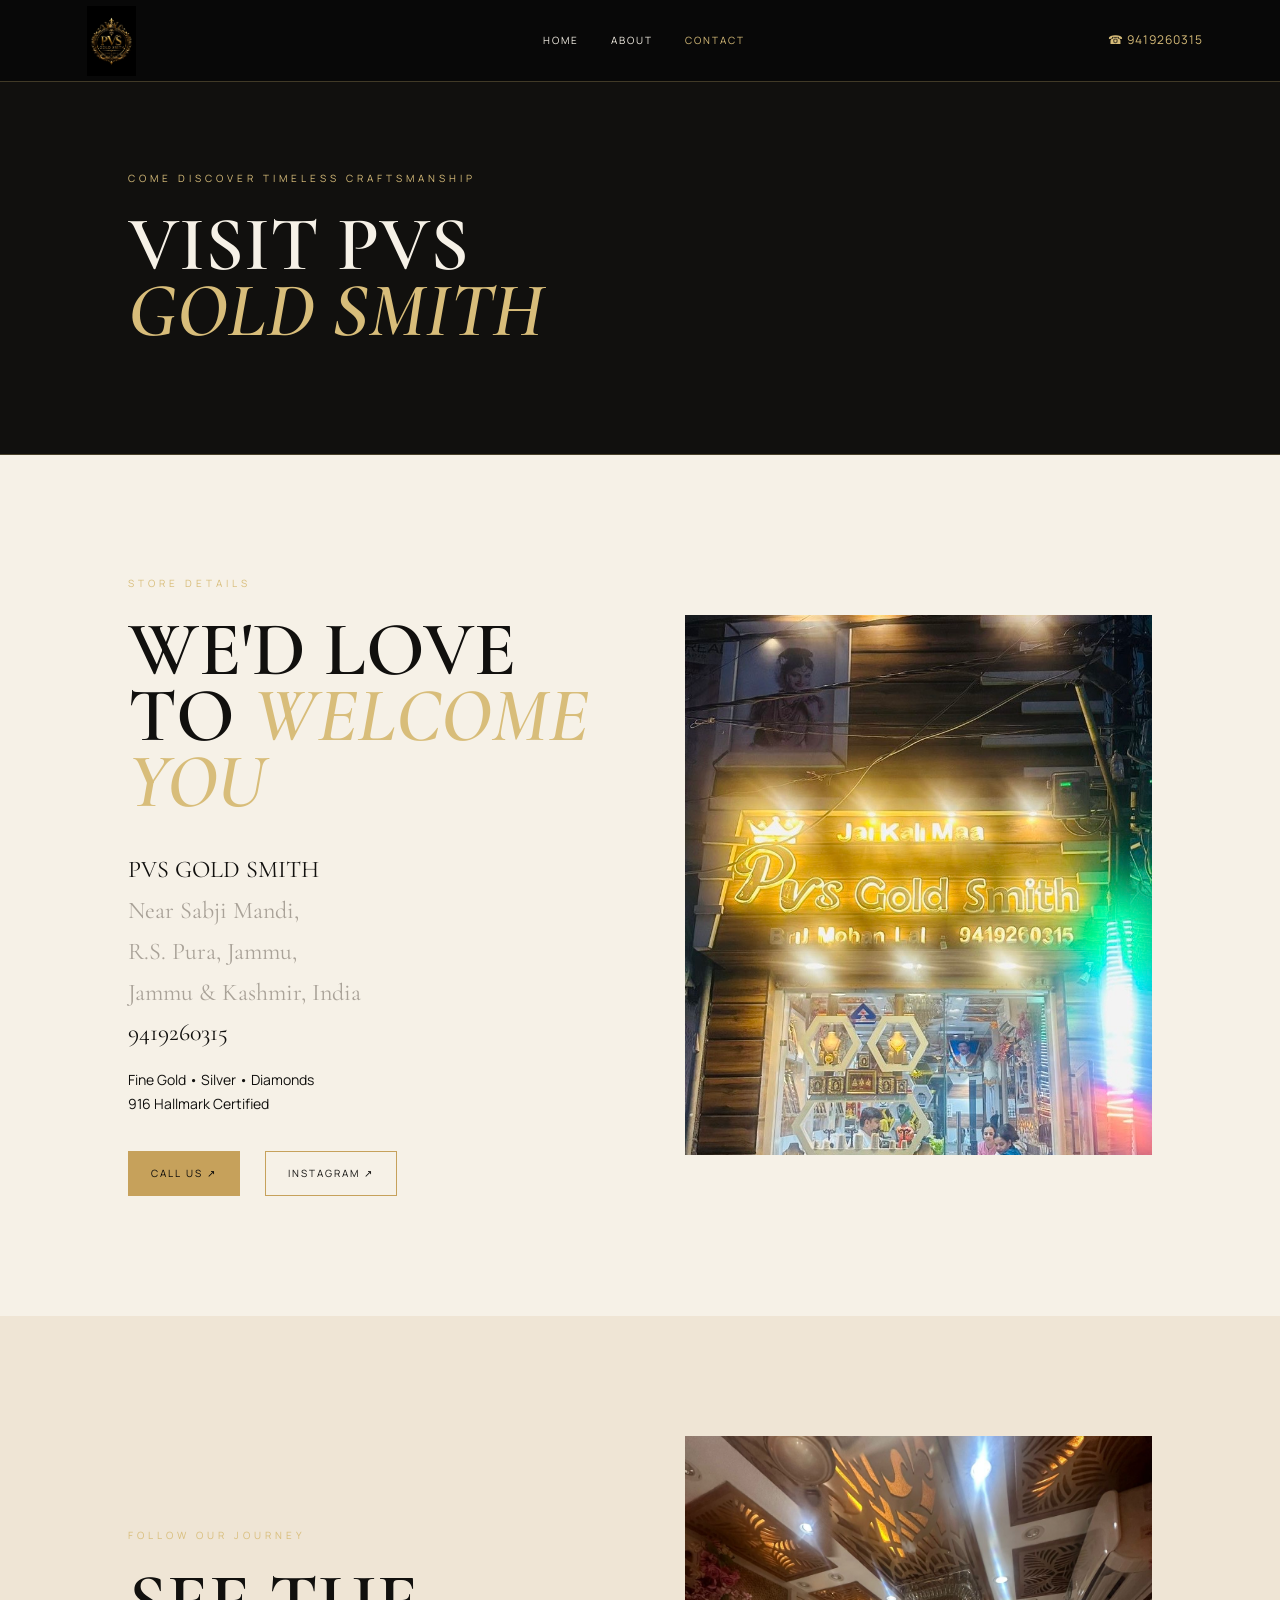
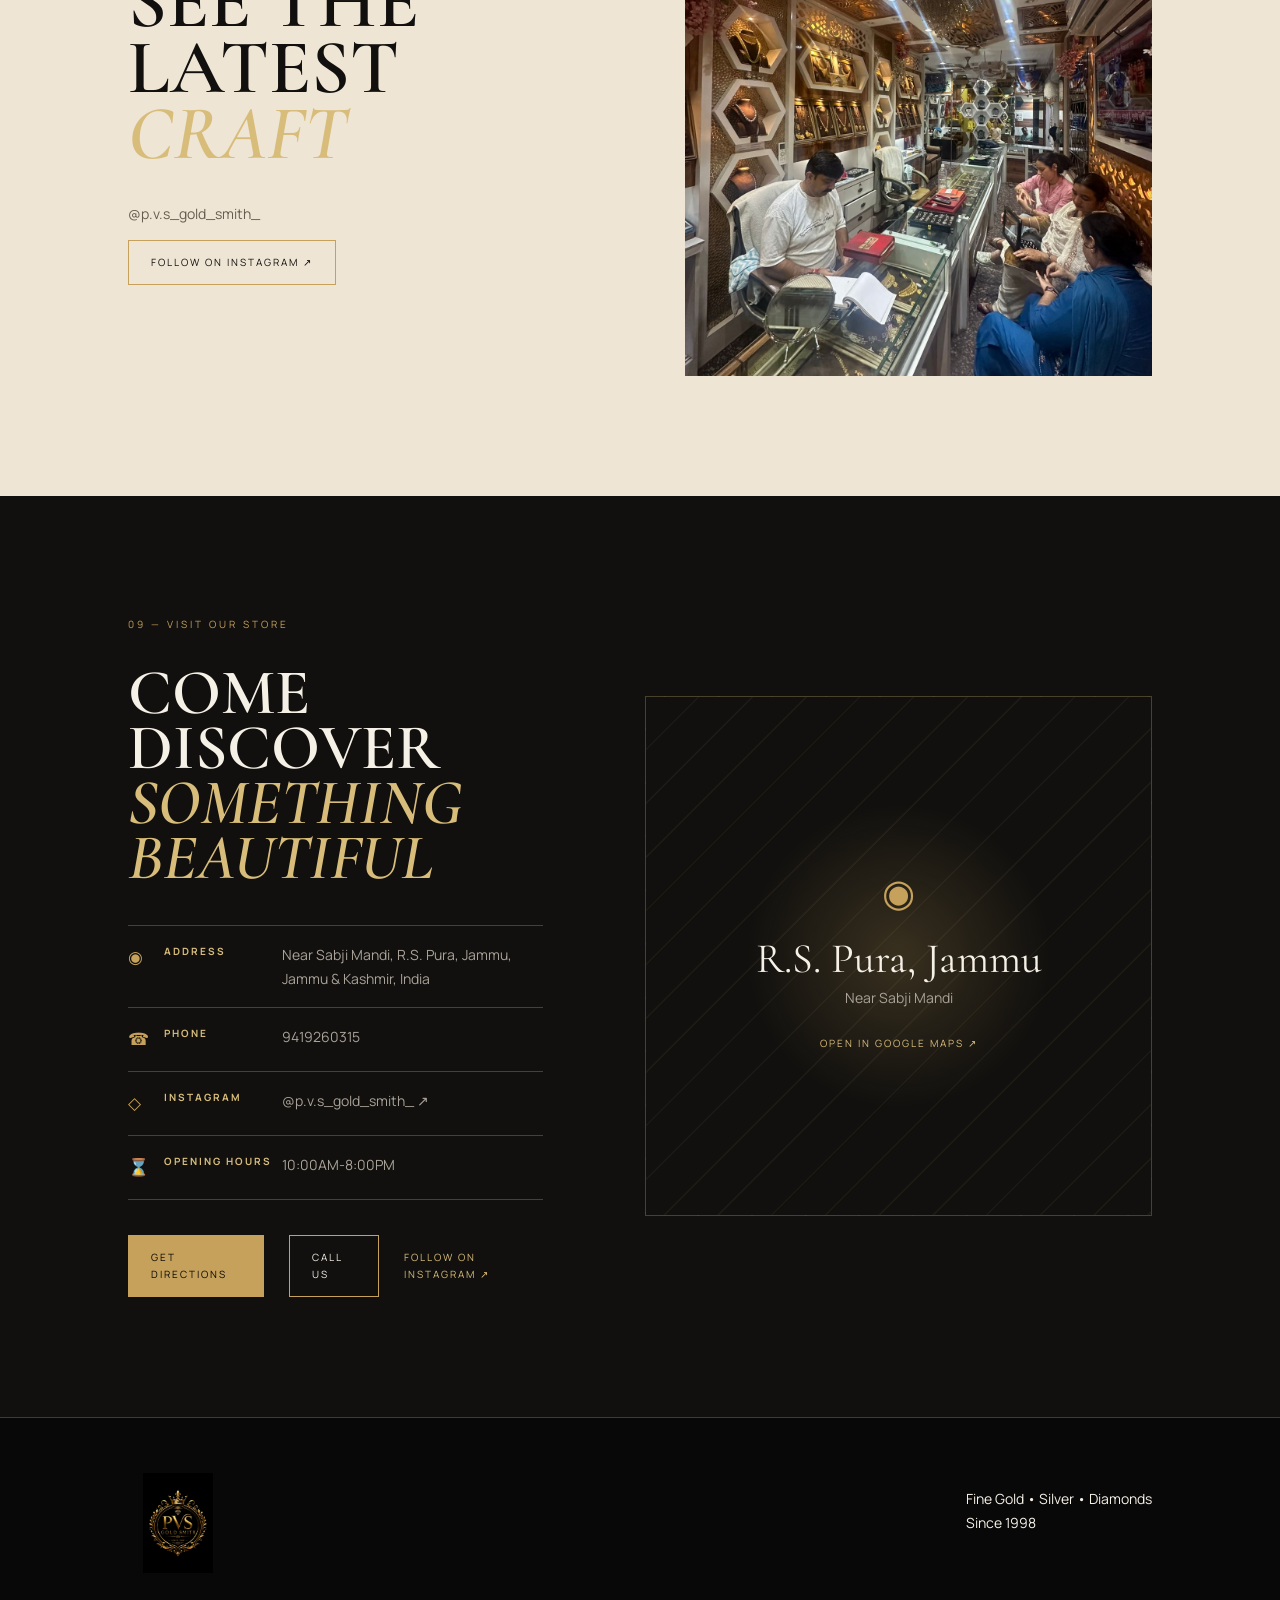
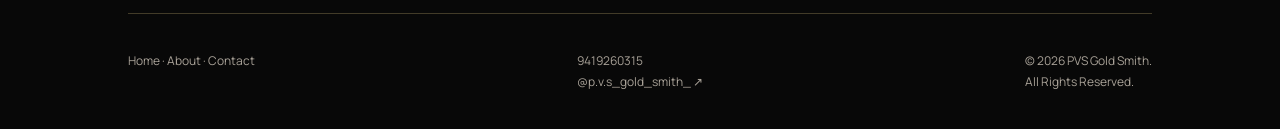
<file: contact.html>
<!doctype html>
<html lang="en">
  <head>
    <meta charset="utf-8" />
    <meta name="viewport" content="width=device-width,initial-scale=1" />
    <title>Contact PVS Gold Smith | R.S. Pura, Jammu</title>
    <meta
      name="description"
      content="Visit PVS Gold Smith near Sabji Mandi, R.S. Pura, Jammu. Call 9419260315."
    />
    <link rel="stylesheet" href="css/style.css" />
    <link rel="stylesheet" href="css/responsive.css" />
    <link rel="preconnect" href="https://fonts.googleapis.com" />
    <link
      href="https://fonts.googleapis.com/css2?family=Cormorant+Garamond:wght@500;600;700&family=Manrope:wght@400;600&display=swap"
      rel="stylesheet"
    />
  </head>
  <body>
    <header class="header">
      <a href="index.html">
        <img
          class="logo"
          src="Logo.PNG"
          alt="PVS Gold Smith official logo" />
      <nav class="nav">
        <a href="index.html">Home</a>
        <a href="about.html">About</a>
        <a class="active" href="contact.html">Contact</a>
      </nav>
      <a class="phone" href="tel:9419260315">☎ <span>9419260315</span></a>
    </header>
    <main>
      <section class="page-hero">
        <div class="kicker">Come discover timeless craftsmanship</div>
        <h1>Visit PVS<br /><i>Gold Smith</i></h1>
      </section>
      <section class="section ivory">
        <div class="grid-2">
          <div>
            <div class="kicker">Store details</div>
            <h2>We'd love to <i>welcome you</i></h2>
            <div class="contact-details">
              PVS GOLD SMITH<br/>
              <span class="muted">Near Sabji Mandi,<br />R.S. Pura, Jammu,<br />Jammu & Kashmir,
                India</span
              ><br /><a href="tel:9419260315">9419260315</a>
            </div>
            <p>Fine Gold • Silver • Diamonds<br />916 Hallmark Certified</p>
            <div class="actions">
              <a class="button gold" href="tel:9419260315">Call us ↗</a>
              <a
                class="button"
                href="https://www.instagram.com/p.v.s_gold_smith_/"
                target="_blank"
                rel="noreferrer"
                >Instagram ↗
                </a>
            </div>
          </div>
          <img
            class="split-image"
            src="shop1.jpeg"
            alt="Gold jhumka jewellery held in a gloved hand"
          />
        </div>
      </section>
      <section class="section instagram">
        <div class="grid-2">
          <div>
            <div class="kicker">Follow our journey</div>
            <h2>See the latest <i>craft</i></h2>
            <p>@p.v.s_gold_smith_</p>
            <a
              class="button"
              href="https://www.instagram.com/p.v.s_gold_smith_/"
              target="_blank"
              rel="noreferrer"
              >Follow on Instagram ↗</a
            >
          </div>
          <img
            class="split-image"
            src="shop3.jpeg"
            alt="Jewellery necklace displayed in the showroom"
          />
        </div>
      </section>
      <section class="visit-section section" id="map">
        <div class="visit-copy">
          <div class="about-section-label">09 &mdash; Visit our store</div>
          <h2>Come discover<br /><i>something beautiful</i></h2>
          <div class="visit-details">
            <p>
              <span>&#9673;</span><b>Address</b
              ><a
                href="https://www.google.com/maps/search/?api=1&amp;query=Near+Sabji+Mandi+R.S.+Pura+Jammu"
                target="_blank"
                rel="noreferrer"
                >Near Sabji Mandi, R.S. Pura, Jammu,<br />Jammu &amp; Kashmir,
                India</a
              >
            </p>
            <p>
              <span>&#9742;</span><b>Phone</b
              ><a href="tel:9419260315">9419260315</a>
            </p>
            <p>
              <span>&#9671;</span><b>Instagram</b
              ><a
                href="https://www.instagram.com/p.v.s_gold_smith_/"
                target="_blank"
                rel="noreferrer"
                >@p.v.s_gold_smith_ &#8599;</a
              >
            </p>
            <p>
              <span>&#8987;</span><b>Opening Hours</b
              ><em>10:00AM-8:00PM</em>
            </p>
          </div>
          <div class="actions">
            <a
              class="button gold"
              href="https://www.google.com/maps/search/?api=1&amp;query=Near+Sabji+Mandi+R.S.+Pura+Jammu"
              target="_blank"
              rel="noreferrer"
              >Get Directions</a
            ><a class="button" href="tel:9419260315">Call Us</a
            ><a
              class="text-link"
              href="https://www.instagram.com/p.v.s_gold_smith_/"
              target="_blank"
              rel="noreferrer"
              >Follow on Instagram &#8599;</a
            >
          </div>
        </div>
        <div class="about-map">
          <div>
            <span>&#9673;</span>
            <h3>R.S. Pura, Jammu</h3>
            <p>Near Sabji Mandi</p>
            <a
              href="https://www.google.com/maps/search/?api=1&amp;query=Near+Sabji+Mandi+R.S.+Pura+Jammu"
              target="_blank"
              rel="noreferrer"
              >Open in Google Maps &#8599;</a
            >
          </div>
        </div>
      </section>
    </main>
    <footer class="footer">
      <div class="footer-top">
        <img class="logo" src="Logo.PNG" alt="PVS Gold Smith logo" />
        <p>Fine Gold • Silver • Diamonds<br />Since 1998</p>
      </div>
      <div class="footer-bottom">
        <p>
          <a href="index.html">Home</a> · <a href="about.html">About</a> ·
          <a href="contact.html">Contact</a>
        </p>
        <p>
          9419260315<br /><a
            href="https://www.instagram.com/p.v.s_gold_smith_/"
            target="_blank"
            rel="noreferrer"
            >@p.v.s_gold_smith_ ↗</a
          >
        </p>
        <p>© 2026 PVS Gold Smith.<br />All Rights Reserved.</p>
      </div>
    </footer>
  
  </body>
</html>
</file>
<file: css/style.css>
:root {
  --black: #080808;
  --soft: #11100e;
  --gold: #c6a15b;
  --champ: #d8bd7a;
  --ivory: #f6f1e7;
  --muted: #a9a298;
  --line: rgba(216, 189, 122, 0.28);
  --serif: "Cormorant Garamond", Georgia, serif;
  --sans: "Manrope", Arial, sans-serif;
}
* {
  box-sizing: border-box;
}
html {
  scroll-behavior: smooth;
}
body {
  margin: 0;
  background: var(--black);
  color: var(--ivory);
  font: 14px/1.7 var(--sans);
}
a {
  color: inherit;
  text-decoration: none;
}
img {
  display: block;
  max-width: 100%;
}
.header {
  height: 82px;
  position: fixed;
  z-index: 5;
  inset: 0 0 auto;
  padding: 0 6vw;
  display: flex;
  align-items: center;
  justify-content: space-between;
  background: rgba(8, 8, 8, 0.92);
  border-bottom: 1px solid var(--line);
}
.logo {
  width: 70px;
  height: 70px;
  object-fit: contain;
}
.nav {
  display: flex;
  gap: 32px;
  text-transform: uppercase;
  letter-spacing: 2px;
  font-size: 10px;
}
.nav a:hover,
.active {
  color: var(--champ);
}
.phone {
  color: var(--champ);
  font-size: 12px;
  letter-spacing: 1px;
}
.menu {
  display: none;
  background: none;
  border: 0;
  color: var(--champ);
  font-size: 25px;
}
.hero {
  min-height: 92vh;
  padding: 170px 10vw 100px;
  display: flex;
  align-items: center;
  position: relative;
  overflow: hidden;
}
.hero-image {
  position: absolute;
  inset: 0 0 0 43%;
  background-size: cover;
  background-position: center;
  opacity: 0.72;
}
.hero-image:after {
  content: "";
  position: absolute;
  inset: 0;
  background: linear-gradient(
    90deg,
    var(--black),
    rgba(8, 8, 8, 0.52),
    rgba(8, 8, 8, 0.15)
  );
}
.hero-content {
  position: relative;
  z-index: 1;
  max-width: 610px;
}
.eyebrow,
.kicker {
  color: var(--champ);
  font-size: 10px;
  letter-spacing: 4px;
  text-transform: uppercase;
}
.hero h1 {
  font: 600 clamp(60px, 9vw, 125px)/0.78 var(--serif);
  text-transform: uppercase;
  margin: 35px 0;
}
.hero h1 i,
h1 i,
h2 i {
  color: var(--champ);
  font-style: italic;
}
.hero p {
  max-width: 430px;
  color: #d6cfc2;
  font-size: 16px;
}
.actions {
  display: flex;
  gap: 25px;
  align-items: center;
  margin-top: 35px;
}
.button {
  display: inline-block;
  padding: 13px 22px;
  border: 1px solid var(--gold);
  font-size: 10px;
  letter-spacing: 2px;
  text-transform: uppercase;
}
.button.gold {
  background: var(--gold);
  color: var(--black);
}
.button:hover {
  background: var(--champ);
  color: var(--black);
}
.text-link {
  color: var(--champ);
  font-size: 10px;
  letter-spacing: 2px;
  text-transform: uppercase;
}
.section {
  padding: 120px 10vw;
}
.ivory {
  background: var(--ivory);
  color: var(--soft);
}
.grid-2 {
  display: grid;
  grid-template-columns: 1fr 1fr;
  gap: 90px;
  align-items: center;
}
.section h2,
.page-hero h1 {
  font: 600 clamp(48px, 6vw, 88px)/0.86 var(--serif);
  text-transform: uppercase;
  margin: 25px 0 35px;
}
.lead {
  font: 27px/1.2 var(--serif);
}
.muted {
  color: var(--muted);
}
.split-image {
  height: 540px;
  width: 100%;
  object-fit: cover;
}
.craft {
  background: var(--soft);
}
.craft-grid {
  display: grid;
  grid-template-columns: repeat(3, 1fr);
  gap: 18px;
  margin-top: 50px;
}
.craft figure {
  margin: 0;
}
.craft img {
  width: 100%;
  height: 420px;
  object-fit: cover;
}
.craft figcaption {
  padding: 18px 0;
  border-bottom: 1px solid var(--line);
}
.craft strong {
  font: 30px var(--serif);
  display: block;
  color: var(--champ);
}
.rates-preview {
  background: #17120c;
}
.rate-row {
  display: grid;
  grid-template-columns: repeat(3, 1fr);
  border-top: 1px solid var(--line);
  border-bottom: 1px solid var(--line);
  margin: 45px 0;
}
.rate {
  padding: 30px 20px;
  border-right: 1px solid var(--line);
}
.rate:last-child {
  border: 0;
}
.rate b {
  font: 38px var(--serif);
  display: block;
  color: var(--champ);
}
.rate span {
  font-size: 10px;
  letter-spacing: 2px;
}
.cta {
  padding: 110px 10vw;
  text-align: center;
  background: linear-gradient(120deg, #17100d, #080808);
}
.cta h2 {
  margin-bottom: 15px;
}
.footer {
  padding: 55px 10vw 25px;
  border-top: 1px solid var(--line);
  background: var(--black);
}
.footer-top,
.footer-bottom {
  display: flex;
  justify-content: space-between;
  gap: 30px;
}
.footer .logo {
  width: 100px;
  height: 100px;
}
.footer-bottom {
  border-top: 1px solid var(--line);
  padding-top: 25px;
  margin-top: 40px;
  color: var(--muted);
  font-size: 12px;
}
.page-hero {
  padding: 170px 10vw 110px;
  min-height: 48vh;
  background: var(--soft);
  border-bottom: 1px solid var(--line);
}
.page-hero h1 {
  max-width: 750px;
  margin-bottom: 0;
}
.value-grid {
  display: grid;
  grid-template-columns: repeat(4, 1fr);
  gap: 35px;
  margin-top: 60px;
}
.value {
  border-top: 1px solid var(--gold);
  padding-top: 18px;
}
.value b {
  font: 28px var(--serif);
  display: block;
  color: var(--champ);
}
.owner {
  background: #17120d;
}
.owner-placeholder {
  height: 370px;
  border: 1px solid var(--line);
  display: grid;
  place-items: center;
  color: var(--champ);
  letter-spacing: 3px;
  text-transform: uppercase;
}
.hallmark {
  background: var(--ivory);
  color: var(--soft);
  text-align: center;
}
.hallmark strong {
  font: 600 clamp(45px, 7vw, 100px) var(--serif);
  color: var(--antique);
}
.rates-page {
  background: var(--soft);
}
.rate-table {
  display: grid;
  grid-template-columns: repeat(5, 1fr);
  border: 1px solid var(--line);
  margin: 50px 0;
}
.rate-table .rate {
  min-height: 170px;
}
.calculator {
  background: var(--ivory);
  color: var(--soft);
}
.calc {
  display: grid;
  grid-template-columns: 1fr 1fr;
  gap: 25px;
  margin-top: 40px;
}
.calc label {
  font-size: 10px;
  text-transform: uppercase;
  letter-spacing: 2px;
}
.calc input,
.calc select {
  display: block;
  width: 100%;
  margin-top: 8px;
  padding: 13px 0;
  background: transparent;
  border: 0;
  border-bottom: 1px solid #bbb;
  color: var(--soft);
}
.total {
  grid-column: 1/-1;
  border-top: 1px solid #aaa;
  margin-top: 20px;
  padding-top: 25px;
}
.total b {
  font: 55px var(--serif);
  display: block;
}
.contact-details {
  font: 24px/1.7 var(--serif);
}
.map {
  min-height: 390px;
  border: 1px solid var(--line);
  display: grid;
  place-items: center;
  text-align: center;
  background: radial-gradient(circle, rgba(198, 161, 91, 0.2), transparent 40%);
}
.map strong {
  font: 42px var(--serif);
  display: block;
}
.instagram {
  background: #efe5d5;
  color: var(--soft);
}
.instagram .muted,
.instagram p {
  color: #665b4f;
}
.disclaimer {
  font-size: 11px;
  color: var(--muted);
  margin-top: 25px;
}

/* About page */
.about-page {
  background: var(--black);
}
.about-hero {
  min-height: 88vh;
  padding: 170px 10vw 100px;
  display: flex;
  align-items: center;
  position: relative;
  overflow: hidden;
  border-bottom: 1px solid var(--line);
}
.about-hero-image {
  position: absolute;
  inset: 0;
  background:
    linear-gradient(
      90deg,
      rgba(8, 8, 8, 0.98) 8%,
      rgba(8, 8, 8, 0.64) 48%,
      rgba(8, 8, 8, 0.2)
    ),
    url("../IMG_1925.jpg") center 42% / cover;
}
.about-hero-content {
  position: relative;
  z-index: 1;
  max-width: 760px;
}
.about-hero h1 {
  font: 600 clamp(54px, 7.7vw, 112px) / 0.84 var(--serif);
  text-transform: uppercase;
  margin: 30px 0;
  letter-spacing: 0;
}
.about-hero h1 i,
.about-cta h2 i {
  color: var(--champ);
  font-style: italic;
}
.about-hero-content > p:not(.eyebrow) {
  max-width: 470px;
  color: #ddd5c8;
  font-size: 17px;
}
.about-actions {
  display: flex;
  align-items: center;
  gap: 18px;
  flex-wrap: wrap;
  margin-top: 34px;
}
.button-light {
  border-color: var(--ivory);
  color: var(--ivory);
}
.button-light:hover {
  background: var(--ivory);
  color: var(--black);
}
.hero-scroll {
  position: absolute;
  right: 10vw;
  bottom: 34px;
  color: var(--muted);
  font-size: 10px;
  letter-spacing: 2px;
  text-transform: uppercase;
}
.hero-scroll b {
  color: var(--champ);
  font-size: 18px;
  margin-left: 8px;
}
.about-section-label {
  color: var(--gold);
  font-size: 10px;
  letter-spacing: 3px;
  text-transform: uppercase;
  margin-bottom: 32px;
}
.about-story-grid,
.craftsmanship-section,
.people-grid,
.visit-section {
  display: grid;
  grid-template-columns: minmax(0, 1fr) minmax(0, 0.9fr);
  gap: clamp(45px, 8vw, 120px);
  align-items: center;
}
.about-copy h2,
.section-heading-row h2,
.why-section > h2,
.values-section > h2,
.experience-section > h2,
.testimonials-section > h2 {
  font: 600 clamp(46px, 5.4vw, 78px) / 0.88 var(--serif);
  text-transform: uppercase;
  margin: 0 0 34px;
}
.about-copy p {
  max-width: 630px;
}
.about-copy .lead,
.craftsmanship-copy .lead {
  color: #514a42;
}
.about-image-frame {
  position: relative;
}
.about-image-frame img {
  width: 100%;
  height: 610px;
  object-fit: cover;
}
.image-caption {
  position: absolute;
  right: -20px;
  bottom: 30px;
  padding: 14px 18px;
  background: var(--gold);
  color: var(--black);
  font-size: 10px;
  letter-spacing: 2px;
  text-transform: uppercase;
}
.legacy-section,
.why-section,
.values-section,
.experience-section,
.visit-section {
  background: #11100e;
}
.section-heading-row {
  display: flex;
  justify-content: space-between;
  align-items: end;
  gap: 50px;
  margin-bottom: 70px;
}
.section-heading-row h2 {
  margin: 0;
}
.section-heading-row p {
  max-width: 310px;
  color: var(--muted);
}
.legacy-timeline {
  border-top: 1px solid var(--line);
}
.legacy-step {
  display: grid;
  grid-template-columns: 100px 1fr;
  gap: 25px;
  padding: 32px 0;
  border-bottom: 1px solid var(--line);
}
.step-number,
.legacy-step .step-kicker,
.collection-card span,
.feature-grid article > span,
.values-list span,
.experience-grid article > span {
  color: var(--gold);
  font-size: 10px;
  letter-spacing: 2px;
  text-transform: uppercase;
}
.legacy-step h3,
.collection-card h3,
.feature-grid h3,
.values-list h3,
.experience-grid h3 {
  font: 500 32px / 1 var(--serif);
  color: var(--champ);
  margin: 10px 0;
}
.legacy-step p:last-child,
.collection-card p,
.feature-grid p,
.values-list p,
.experience-grid p {
  color: var(--muted);
  margin: 0;
}
.collection-grid {
  display: grid;
  grid-template-columns: repeat(3, 1fr);
  gap: 16px;
}
.collection-card {
  background: #eee8dc;
  color: var(--soft);
  transition:
    transform 0.35s ease,
    background 0.35s ease;
}
.collection-card:hover {
  background: #fffaf0;
  transform: translateY(-6px);
}
.collection-card img {
  width: 100%;
  height: 260px;
  object-fit: cover;
}
.collection-card > div {
  padding: 20px 20px 24px;
}
.collection-card h3 {
  color: var(--soft);
  margin-bottom: 8px;
}
.collection-card p {
  color: #70675c;
  font-size: 12px;
}
.feature-grid,
.experience-grid,
.testimonial-grid {
  display: grid;
  grid-template-columns: repeat(4, 1fr);
  gap: 18px;
  margin-top: 55px;
}
.feature-grid article,
.experience-grid article {
  border-top: 1px solid var(--line);
  padding: 22px 4px 0;
}
.feature-icon {
  font: 36px var(--serif);
}
.craftsmanship-section {
  grid-template-columns: 1.1fr 0.9fr;
  align-items: stretch;
}
.craftsmanship-image img {
  width: 100%;
  height: 650px;
  object-fit: cover;
}
.craftsmanship-copy {
  align-self: center;
  max-width: 470px;
}
.craftsmanship-copy h2 {
  font: 600 clamp(55px, 6vw, 88px) / 0.82 var(--serif);
  text-transform: uppercase;
  margin: 0 0 30px;
}
.craftsmanship-copy h2 i {
  color: var(--gold);
}
.values-section {
  background: #1a1510;
}
.values-list {
  display: grid;
  grid-template-columns: repeat(5, 1fr);
  border-top: 1px solid var(--line);
  margin-top: 55px;
}
.values-list article {
  min-height: 205px;
  padding: 22px 18px 0 0;
  border-right: 1px solid var(--line);
}
.values-list article + article {
  padding-left: 18px;
}
.values-list article:last-child {
  border-right: 0;
}
.values-list h3 {
  font-size: 25px;
}
.people-grid {
  align-items: start;
}
.person-card {
  display: grid;
  grid-template-columns: minmax(0, 0.8fr) minmax(0, 1fr);
  gap: 35px;
  align-items: center;
  min-width: 0;
}
.portrait-placeholder {
  min-height: 410px;
  min-width: 0;
  width: 100%;
  overflow: hidden;
  display: grid;
  place-items: center;
  border: 1px solid var(--line);
  background: linear-gradient(145deg, #d8c5ab, #827267);
  color: var(--black);
  font-size: 10px;
  letter-spacing: 3px;
  text-transform: uppercase;
}
.portrait-placeholder img {
  width: 100%;
  height: 100%;
  min-width: 0;
  min-height: 410px;
  object-fit: cover;
  object-position: center top;
}
.owner-placeholder {
  background: linear-gradient(145deg, #c7b19a, #62564f);
}
.person-copy h2 {
  font: 600 clamp(38px, 4vw, 60px) / 0.86 var(--serif);
  text-transform: uppercase;
  margin: 15px 0 25px;
}
.person-copy h2 i {
  color: var(--gold);
  font-style: italic;
}
.owner-role {
  color: var(--gold);
  letter-spacing: 2px;
  text-transform: uppercase;
  font-size: 10px;
}
.experience-grid {
  grid-template-columns: repeat(3, 1fr);
}
.testimonials-section {
  background: var(--ivory);
  color: var(--soft);
}
.section-note {
  color: #70675c;
}
.testimonial-grid {
  grid-template-columns: repeat(3, 1fr);
}
.testimonial-grid article {
  min-height: 230px;
  padding: 25px;
  border: 1px solid rgba(120, 95, 55, 0.28);
}
.stars {
  color: var(--gold);
  letter-spacing: 4px;
}
.testimonial-grid blockquote {
  font: 26px/1.1 var(--serif);
  margin: 30px 0;
}
.testimonial-grid strong {
  font-size: 10px;
  letter-spacing: 2px;
  text-transform: uppercase;
}
.visit-section {
  grid-template-columns: 0.9fr 1.1fr;
}
.visit-copy h2 {
  font: 600 clamp(45px, 5vw, 75px) / 0.86 var(--serif);
  text-transform: uppercase;
  margin: 0 0 40px;
}
.visit-copy h2 i {
  color: var(--champ);
}
.visit-details {
  border-top: 1px solid var(--line);
}
.visit-details p {
  display: grid;
  grid-template-columns: 28px 110px 1fr;
  gap: 8px;
  margin: 0;
  padding: 17px 0;
  border-bottom: 1px solid var(--line);
}
.visit-details p > span {
  color: var(--gold);
  font-size: 17px;
}
.visit-details b {
  color: var(--champ);
  font-size: 10px;
  letter-spacing: 2px;
  text-transform: uppercase;
}
.visit-details a,
.visit-details em {
  color: var(--muted);
  font-style: normal;
}
.about-map {
  min-height: 520px;
  display: grid;
  place-items: center;
  text-align: center;
  border: 1px solid var(--line);
  background:
    radial-gradient(
      circle at center,
      rgba(198, 161, 91, 0.22),
      transparent 42%
    ),
    repeating-linear-gradient(
      135deg,
      transparent 0 36px,
      rgba(216, 189, 122, 0.06) 37px 38px
    );
}
.about-map span {
  color: var(--gold);
  font-size: 38px;
}
.about-map h3 {
  font: 42px var(--serif);
  margin: 10px 0 2px;
}
.about-map p {
  color: var(--muted);
  margin: 0 0 20px;
}
.about-map a {
  color: var(--champ);
  font-size: 10px;
  letter-spacing: 2px;
  text-transform: uppercase;
}
.about-cta {
  padding: 135px 10vw;
  text-align: center;
  background: linear-gradient(120deg, #302219, #0b0908);
}
.about-cta h2 {
  font: 600 clamp(58px, 7vw, 104px) / 0.82 var(--serif);
  text-transform: uppercase;
  margin: 25px auto;
}
.about-cta > p:not(.eyebrow) {
  max-width: 560px;
  margin: 0 auto;
  color: #d6cfc2;
  font-size: 16px;
}
.about-cta .about-actions {
  justify-content: center;
}
[data-reveal] {
  opacity: 0;
  transform: translateY(24px);
  transition:
    opacity 0.7s ease,
    transform 0.7s ease;
}
[data-reveal].is-visible {
  opacity: 1;
  transform: none;
}

/* Home page */
.home-page {
  background: var(--black);
}
.home-hero {
  min-height: 100vh;
  padding: 170px 10vw 110px;
  display: flex;
  align-items: center;
  position: relative;
  overflow: hidden;
}
.home-hero-image {
  position: absolute;
  inset: 0;
  background:
    linear-gradient(
      90deg,
      rgba(8, 8, 8, 0.96) 8%,
      rgba(8, 8, 8, 0.72) 48%,
      rgba(8, 8, 8, 0.2)
    ),
    url("../IMG_1925.jpg") center / cover;
}
.home-hero-content {
  position: relative;
  z-index: 1;
  max-width: 720px;
}
.home-hero h1 {
  font: 600 clamp(58px, 7.5vw, 112px) / 0.84 var(--serif);
  text-transform: uppercase;
  letter-spacing: 0;
  margin: 32px 0;
}
.home-hero h1 i,
.home-cta h2 i,
.home-intro h2 i,
.why-heading h2 i,
.collection-heading h2 i {
  color: var(--champ);
  font-style: italic;
}
.hero-subtitle {
  max-width: 475px;
  color: #ddd5c8;
  font-size: 17px;
}
.heritage-line {
  color: var(--champ);
  font-size: 11px;
  letter-spacing: 1px;
  margin-top: 24px;
}
.home-actions {
  display: flex;
  align-items: center;
  gap: 18px;
  flex-wrap: wrap;
  margin-top: 34px;
}
.hero-scroll {
  position: absolute;
  right: 10vw;
  bottom: 35px;
  color: var(--muted);
  font-size: 10px;
  letter-spacing: 2px;
  text-transform: uppercase;
}
.hero-scroll b {
  color: var(--champ);
  font-size: 18px;
  margin-left: 8px;
}
.home-intro {
  display: grid;
  grid-template-columns: 0.9fr 1fr;
  gap: clamp(50px, 9vw, 140px);
  align-items: center;
}
.home-intro h2,
.why-heading h2,
.collection-heading h2 {
  font: 600 clamp(50px, 6vw, 88px) / 0.85 var(--serif);
  text-transform: uppercase;
  margin: 0 0 32px;
}
.home-intro-copy {
  max-width: 570px;
}
.home-intro-copy .lead {
  color: #514a42;
}
.home-intro-image {
  overflow: hidden;
}
.home-intro-image img {
  width: 100%;
  height: 590px;
  object-fit: cover;
  transition: transform 0.7s ease;
}
.home-intro-image:hover img,
.home-gallery figure:hover img {
  transform: scale(1.04);
}
.dark-link {
  color: #5c4930;
  display: inline-block;
  margin-top: 20px;
}
.why-home {
  background: #17120e;
}
.why-heading,
.collection-heading {
  display: flex;
  align-items: end;
  justify-content: space-between;
  gap: 40px;
}
.why-heading p,
.collection-heading .text-link {
  max-width: 300px;
  color: var(--muted);
  margin-bottom: 10px;
}
.why-grid {
  display: grid;
  grid-template-columns: repeat(4, 1fr);
  margin-top: 65px;
  border-top: 1px solid var(--line);
}
.why-grid article {
  min-height: 250px;
  padding: 24px 22px 0 0;
  border-right: 1px solid var(--line);
}
.why-grid article + article {
  padding-left: 22px;
}
.why-grid article:last-child {
  border-right: 0;
}
.why-icon {
  color: var(--gold);
  font: 38px var(--serif);
}
.why-number {
  float: right;
  color: var(--muted);
  font-size: 10px;
  letter-spacing: 2px;
}
.why-grid h3 {
  clear: both;
  color: var(--champ);
  font: 500 34px / 1 var(--serif);
  margin: 55px 0 12px;
}
.why-grid p {
  color: var(--muted);
  margin: 0;
}
.home-collection {
  color: var(--soft);
}
.collection-heading {
  margin-bottom: 55px;
}
.collection-heading h2 {
  margin: 0;
}
.collection-heading .dark-link {
  margin: 0 0 10px;
}
.home-gallery {
  display: grid;
  grid-template-columns: minmax(0, 760px);
  gap: 18px;
  justify-content: center;
}
.home-gallery figure {
  margin: 0;
  overflow: hidden;
}
.home-gallery img {
  width: 100%;
  height: 580px;
  object-fit: cover;
  transition: transform 0.7s ease;
}
.home-gallery figcaption {
  padding: 16px 0;
  border-bottom: 1px solid rgba(120, 95, 55, 0.3);
  color: #5c4930;
  font: 28px var(--serif);
}
.home-cta {
  padding: 135px 10vw;
  text-align: center;
  background: linear-gradient(120deg, #302219, #0b0908);
}
.home-cta h2 {
  font: 600 clamp(60px, 7vw, 108px) / 0.82 var(--serif);
  text-transform: uppercase;
  margin: 25px auto;
}
.home-cta > p:not(.eyebrow) {
  max-width: 510px;
  margin: 0 auto;
  color: #d6cfc2;
  font-size: 16px;
}
.home-cta .home-actions {
  justify-content: center;
}
</file>
<file: css/responsive.css>
@media (max-width: 800px) {
  .header {
    height: 72px;
    padding: 0 6vw;
  }
  .logo {
    width: 58px;
    height: 58px;
  }
  .menu {
    display: block;
  }
  .nav {
    display: none;
    position: absolute;
    top: 72px;
    left: 0;
    right: 0;
    padding: 25px 8vw;
    background: var(--black);
    flex-direction: column;
    gap: 18px;
  }
  .nav.open {
    display: flex;
  }
  .phone {
    font-size: 0;
  }
  .phone:after {
    content: "☎";
    font-size: 20px;
  }
  .hero {
    min-height: 760px;
    padding: 150px 8vw 80px;
  }
  .hero-image {
    inset: 0;
    opacity: 0.5;
  }
  .hero-image:after {
    background: linear-gradient(90deg, var(--black), rgba(8, 8, 8, 0.5));
  }
  .hero h1 {
    font-size: 68px;
  }
  .section,
  .page-hero {
    padding: 80px 8vw;
  }
  .grid-2 {
    grid-template-columns: 1fr;
    gap: 40px;
  }
  .split-image {
    height: 420px;
  }
  .craft-grid,
  .value-grid {
    grid-template-columns: 1fr;
  }
  .craft img {
    height: 390px;
  }
  .rate-row,
  .rate-table {
    display: flex;
    overflow-x: auto;
  }
  .rate {
    min-width: 160px;
  }
  .calc {
    grid-template-columns: 1fr;
  }
  .total {
    grid-column: auto;
  }
  .footer-top,
  .footer-bottom {
    display: block;
  }
  .footer-bottom p {
    margin-top: 22px;
  }
  .actions {
    flex-wrap: wrap;
  }
  .owner-placeholder {
    height: 300px;
  }
}
@media (max-width: 400px) {
  .hero h1 {
    font-size: 57px;
  }
  .section h2,
  .page-hero h1 {
    font-size: 48px;
  }
  .button {
    padding: 12px 15px;
  }
}

@media (max-width: 800px) {
  .about-hero {
    min-height: 760px;
    padding: 150px 8vw 90px;
  }
  .about-hero-image {
    background-position: 62% center;
  }
  .about-hero h1 {
    font-size: 62px;
  }
  .hero-scroll {
    right: 8vw;
  }
  .about-story-grid,
  .craftsmanship-section,
  .people-grid,
  .visit-section {
    grid-template-columns: 1fr;
  }
  .about-image-frame img,
  .craftsmanship-image img {
    height: 450px;
  }
  .image-caption {
    right: 12px;
  }
  .section-heading-row {
    display: block;
    margin-bottom: 45px;
  }
  .section-heading-row p {
    margin-top: 25px;
  }
  .collection-grid,
  .feature-grid,
  .values-list,
  .testimonial-grid {
    grid-template-columns: 1fr 1fr;
  }
  .collection-card img {
    height: 250px;
  }
  .values-list article,
  .values-list article + article {
    padding: 22px 14px 0 0;
    border-bottom: 1px solid var(--line);
  }
  .values-list article:nth-child(even) {
    padding-left: 14px;
    border-right: 0;
  }
  .values-list article:last-child {
    border-bottom: 0;
  }
  .person-card {
    grid-template-columns: 0.8fr 1fr;
  }
  .portrait-placeholder {
    min-height: 340px;
  }
  .about-map {
    min-height: 390px;
  }
}

@media (max-width: 520px) {
  .about-hero h1 {
    font-size: 50px;
  }
  .about-hero-content > p:not(.eyebrow) {
    font-size: 15px;
  }
  .collection-grid,
  .feature-grid,
  .testimonial-grid,
  .experience-grid {
    grid-template-columns: 1fr;
  }
  .person-card {
    grid-template-columns: 1fr;
    gap: 25px;
  }
  .portrait-placeholder {
    min-height: 300px;
  }
  .visit-details p {
    grid-template-columns: 28px 95px 1fr;
  }
  .about-cta h2 {
    font-size: 54px;
  }
}

@media (max-width: 800px) {
  .home-hero {
    min-height: 760px;
    padding: 145px 8vw 90px;
  }
  .home-hero-image {
    background-position: 64% center;
  }
  .home-hero h1 {
    font-size: 62px;
  }
  .hero-subtitle {
    font-size: 15px;
  }
  .hero-scroll {
    right: 8vw;
  }
  .home-intro {
    grid-template-columns: 1fr;
    gap: 42px;
  }
  .home-intro-image img {
    height: 430px;
  }
  .why-heading,
  .collection-heading {
    display: block;
  }
  .why-heading p,
  .collection-heading .text-link {
    margin-top: 22px;
  }
  .why-grid {
    grid-template-columns: 1fr 1fr;
  }
  .why-grid article:nth-child(even) {
    padding-left: 22px;
    border-right: 0;
  }
  .why-grid article:nth-child(-n + 2) {
    border-bottom: 1px solid var(--line);
  }
  .home-gallery {
    grid-template-columns: 1fr;
  }
  .home-gallery img {
    height: 420px;
  }
}

@media (max-width: 520px) {
  .home-hero h1 {
    font-size: 50px;
  }
  .why-grid {
    grid-template-columns: 1fr;
  }
  .why-grid article,
  .why-grid article + article,
  .why-grid article:nth-child(even) {
    padding-left: 0;
    padding-right: 0;
    border-right: 0;
    border-bottom: 1px solid var(--line);
  }
  .why-grid article:last-child {
    border-bottom: 0;
  }
  .home-cta h2 {
    font-size: 56px;
  }
}
</file>
